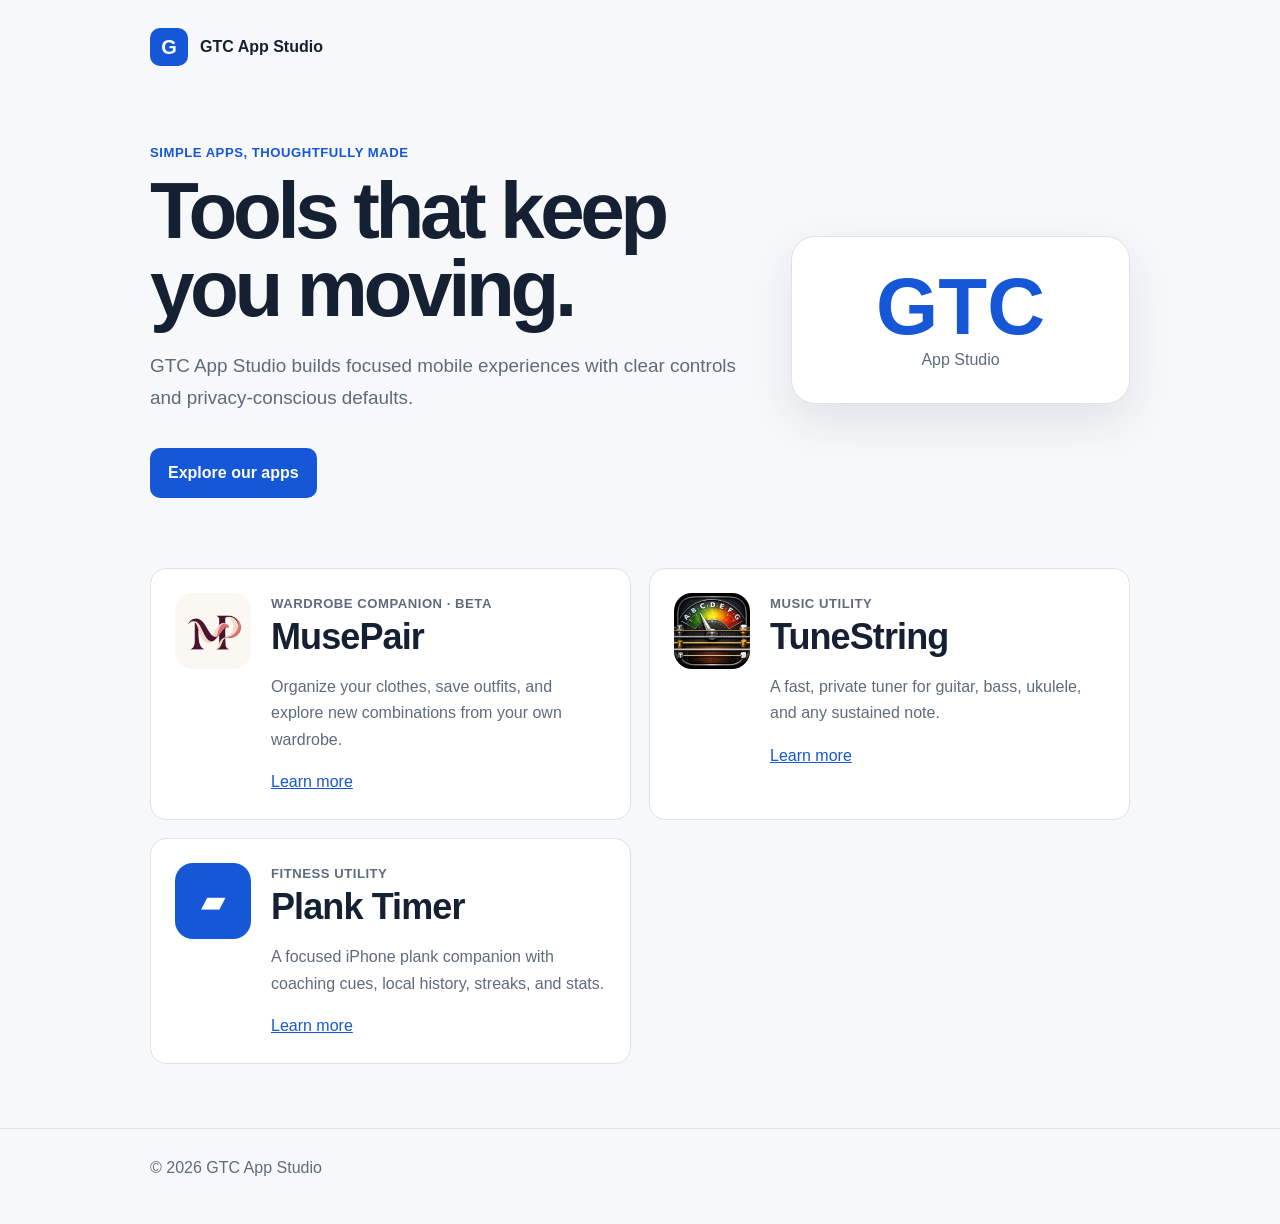
<file: index.html>
<!doctype html>
<html lang="en">
<head>
  <meta charset="utf-8">
  <meta name="viewport" content="width=device-width, initial-scale=1">
  <meta name="description" content="GTC App Studio creates focused, privacy-conscious mobile apps.">
  <title>GTC App Studio</title>
  <link rel="stylesheet" href="styles.css">
</head>
<body>
  <header class="wrap">
    <nav aria-label="Main navigation">
      <a class="brand" href="./"><span class="mark" aria-hidden="true">G</span>GTC App Studio</a>
    </nav>
  </header>
  <main>
    <section class="hero wrap">
      <div>
        <p class="eyebrow">Simple apps, thoughtfully made</p>
        <h1>Tools that keep<br>you moving.</h1>
        <p class="lead">GTC App Studio builds focused mobile experiences with clear controls and privacy-conscious defaults.</p>
        <a class="button" href="#apps">Explore our apps</a>
      </div>
      <div class="timer-card" aria-label="GTC App Studio monogram"><strong>GTC</strong><span>App Studio</span></div>
    </section>
    <section id="apps" class="studio-grid wrap" aria-label="Apps">
      <article class="app-card">
        <img class="app-icon" src="musepair/icon.png" alt="MusePair app icon">
        <div><p class="eyebrow">Wardrobe companion · Beta</p><h2>MusePair</h2><p>Organize your clothes, save outfits, and explore new combinations from your own wardrobe.</p><p><a href="musepair/">Learn more</a></p></div>
      </article>
      <article class="app-card">
        <img class="app-icon" src="tunestring/icon.png" alt="TuneString app icon">
        <div><p class="eyebrow">Music utility</p><h2>TuneString</h2><p>A fast, private tuner for guitar, bass, ukulele, and any sustained note.</p><p><a href="tunestring/">Learn more</a></p></div>
      </article>
      <article class="app-card">
        <div class="placeholder-icon" aria-hidden="true">▰</div>
        <div><p class="eyebrow">Fitness utility</p><h2>Plank Timer</h2><p>A focused iPhone plank companion with coaching cues, local history, streaks, and stats.</p><p><a href="planktimer/">Learn more</a></p></div>
      </article>
    </section>
  </main>
  <footer><div class="wrap">© 2026 GTC App Studio</div></footer>
</body>
</html>
</file>
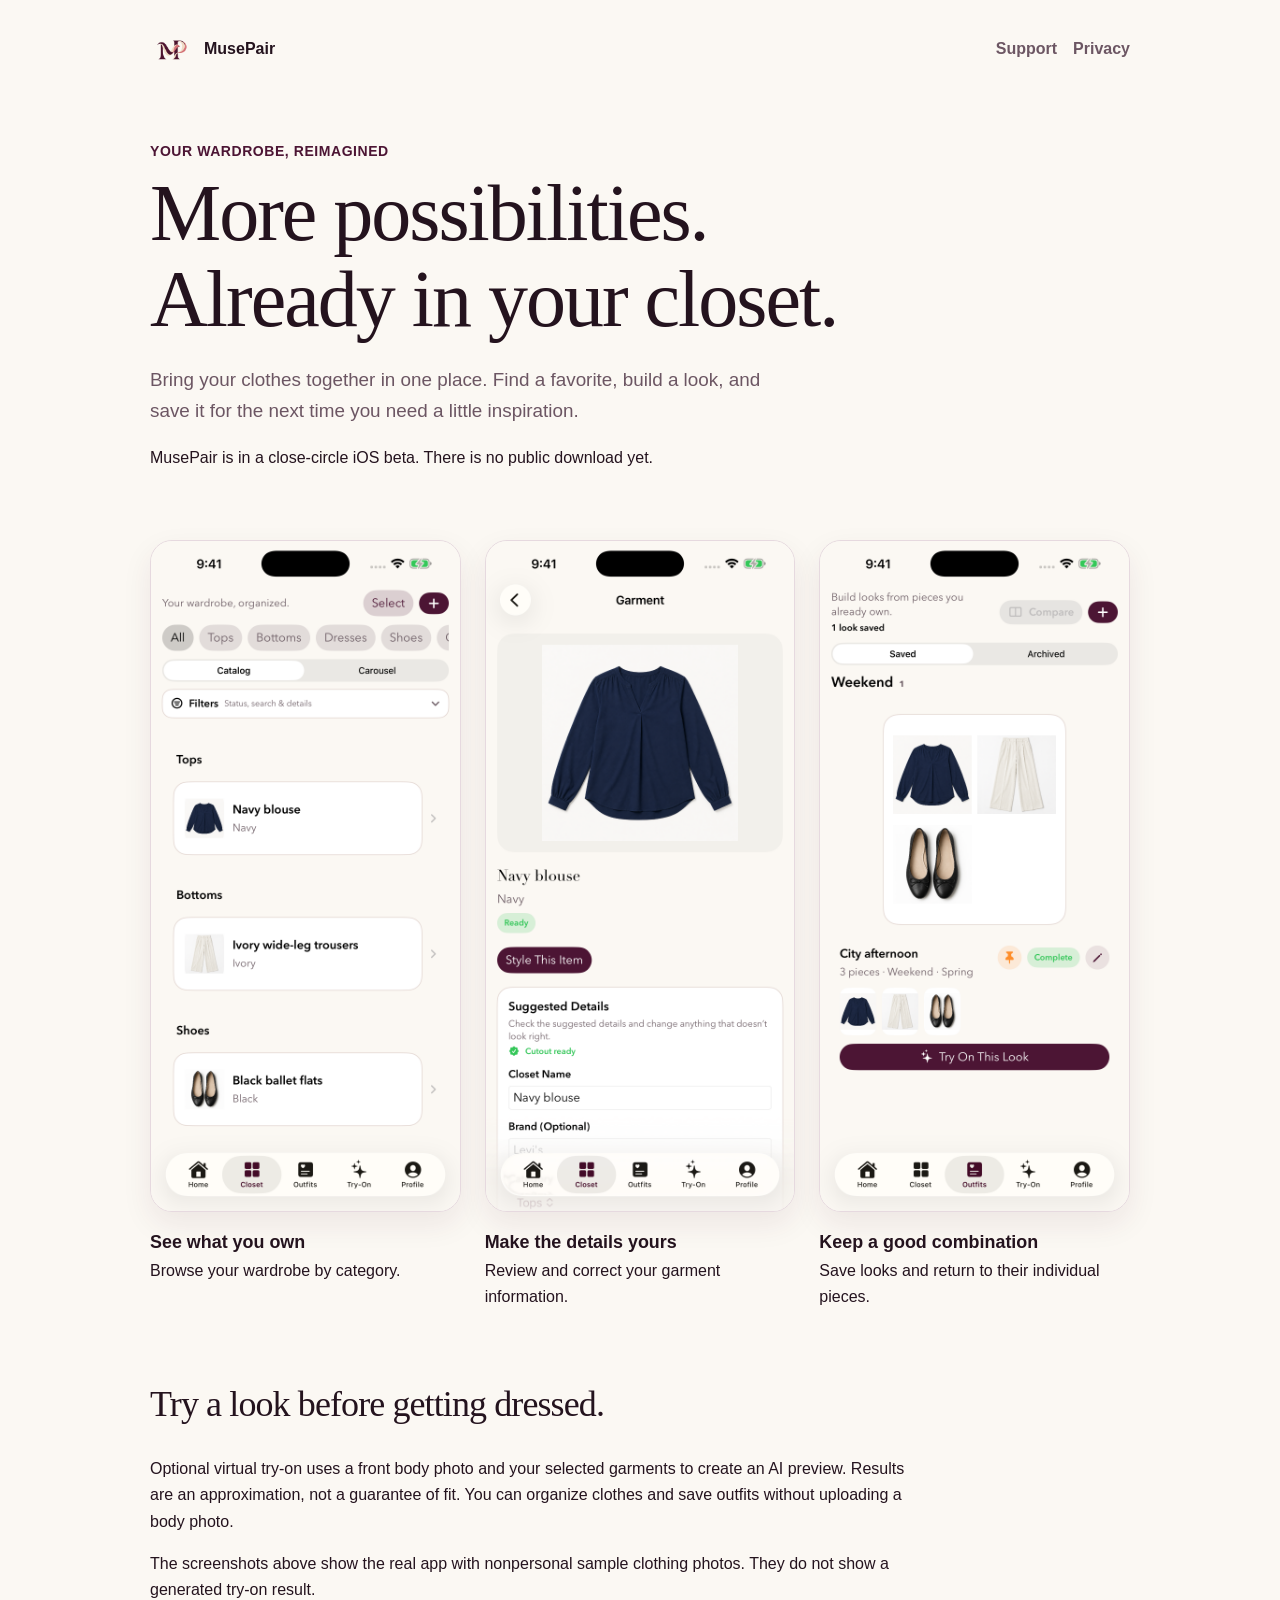
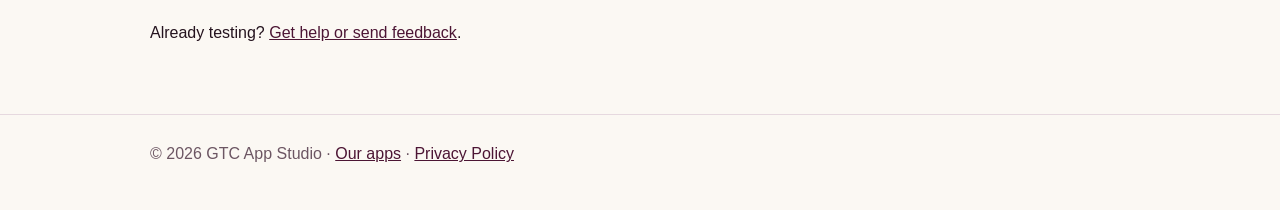
<file: musepair/index.html>
<!doctype html>
<html lang="en">
<head>
  <meta charset="utf-8">
  <meta name="viewport" content="width=device-width, initial-scale=1">
  <meta name="description" content="MusePair helps you organize your wardrobe, save outfits, and explore virtual try-ons. A close-circle iOS beta by GTC App Studio.">
  <title>MusePair · GTC App Studio</title>
  <link rel="stylesheet" href="musepair.css">
  <link rel="icon" href="icon.png">
</head>
<body>
  <header class="wrap"><nav aria-label="Main navigation"><a class="brand" href="./"><img class="app-icon" src="icon.png" alt="">MusePair</a><div class="links"><a href="support/">Support</a><a href="privacy/">Privacy</a></div></nav></header>
  <main class="wrap">
    <section class="intro">
      <p class="eyebrow">Your wardrobe, reimagined</p>
      <h1>More possibilities.<br>Already in your closet.</h1>
      <p class="lead">Bring your clothes together in one place. Find a favorite, build a look, and save it for the next time you need a little inspiration.</p>
      <p>MusePair is in a close-circle iOS beta. There is no public download yet.</p>
    </section>
    <section class="screenshots" aria-label="Inside MusePair">
      <figure><a href="screenshots/iphone-closet.png"><img src="screenshots/iphone-closet.png" width="1320" height="2868" alt="MusePair closet showing a sample navy blouse, ivory trousers, and black flats."></a><figcaption><strong>See what you own</strong>Browse your wardrobe by category.</figcaption></figure>
      <figure><a href="screenshots/iphone-details.png"><img src="screenshots/iphone-details.png" width="1320" height="2868" loading="lazy" alt="MusePair garment detail view for a sample navy blouse."></a><figcaption><strong>Make the details yours</strong>Review and correct your garment information.</figcaption></figure>
      <figure><a href="screenshots/iphone-outfit.png"><img src="screenshots/iphone-outfit.png" width="1320" height="2868" loading="lazy" alt="A saved City afternoon outfit with three sample wardrobe items in MusePair."></a><figcaption><strong>Keep a good combination</strong>Save looks and return to their individual pieces.</figcaption></figure>
    </section>
    <section class="beta-note">
      <h2>Try a look before getting dressed.</h2>
      <p>Optional virtual try-on uses a front body photo and your selected garments to create an AI preview. Results are an approximation, not a guarantee of fit. You can organize clothes and save outfits without uploading a body photo.</p>
      <p>The screenshots above show the real app with nonpersonal sample clothing photos. They do not show a generated try-on result.</p>
      <p>Already testing? <a href="support/">Get help or send feedback</a>.</p>
    </section>
  </main>
  <footer><div class="wrap">© 2026 GTC App Studio · <a href="../">Our apps</a> · <a href="privacy/">Privacy Policy</a></div></footer>
</body>
</html>
</file>
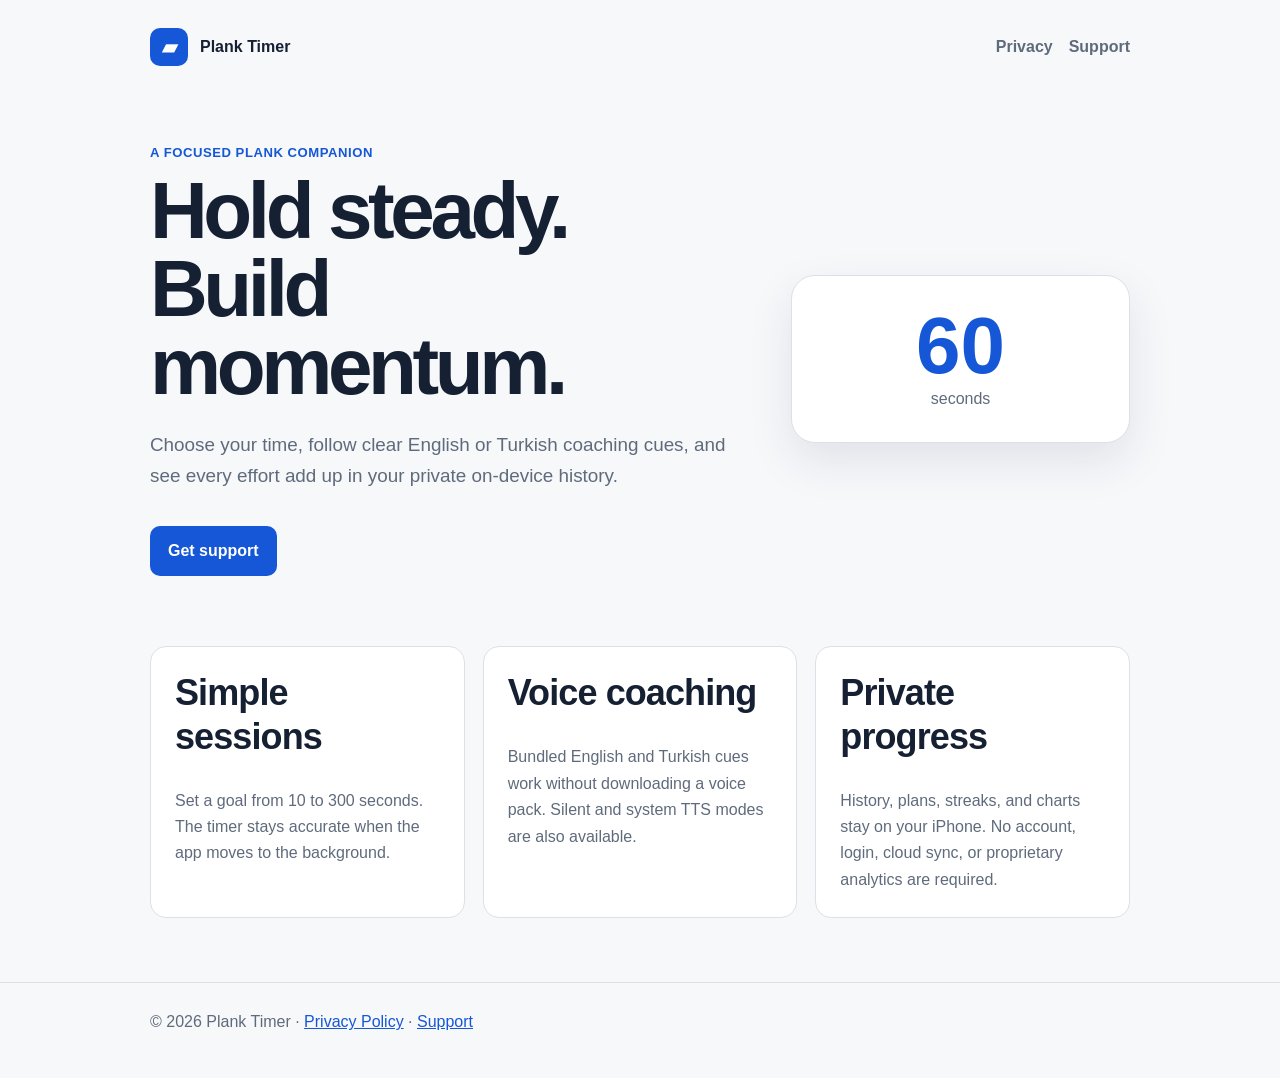
<file: planktimer/index.html>
<!doctype html>
<html lang="en">
<head>
  <meta charset="utf-8">
  <meta name="viewport" content="width=device-width, initial-scale=1">
  <meta name="description" content="Plank Timer is a focused iPhone timer with coaching cues, local history, streaks, and stats.">
  <title>Plank Timer for iPhone</title>
  <link rel="stylesheet" href="../styles.css">
</head>
<body>
  <header class="wrap">
    <nav aria-label="Main navigation">
      <a class="brand" href="./"><span class="mark" aria-hidden="true">▰</span>Plank Timer</a>
      <div class="links"><a href="privacy/">Privacy</a><a href="support/">Support</a></div>
    </nav>
  </header>
  <main>
    <section class="hero wrap">
      <div>
        <p class="eyebrow">A focused plank companion</p>
        <h1>Hold steady.<br>Build momentum.</h1>
        <p class="lead">Choose your time, follow clear English or Turkish coaching cues, and see every effort add up in your private on-device history.</p>
        <a class="button" href="support/">Get support</a>
      </div>
      <div class="timer-card" aria-label="Sixty-second timer illustration"><strong>60</strong><span>seconds</span></div>
    </section>
    <section class="grid wrap" aria-label="App features">
      <article class="card"><h2>Simple sessions</h2><p>Set a goal from 10 to 300 seconds. The timer stays accurate when the app moves to the background.</p></article>
      <article class="card"><h2>Voice coaching</h2><p>Bundled English and Turkish cues work without downloading a voice pack. Silent and system TTS modes are also available.</p></article>
      <article class="card"><h2>Private progress</h2><p>History, plans, streaks, and charts stay on your iPhone. No account, login, cloud sync, or proprietary analytics are required.</p></article>
    </section>
  </main>
  <footer><div class="wrap">© 2026 Plank Timer · <a href="privacy/">Privacy Policy</a> · <a href="support/">Support</a></div></footer>
</body>
</html>
</file>
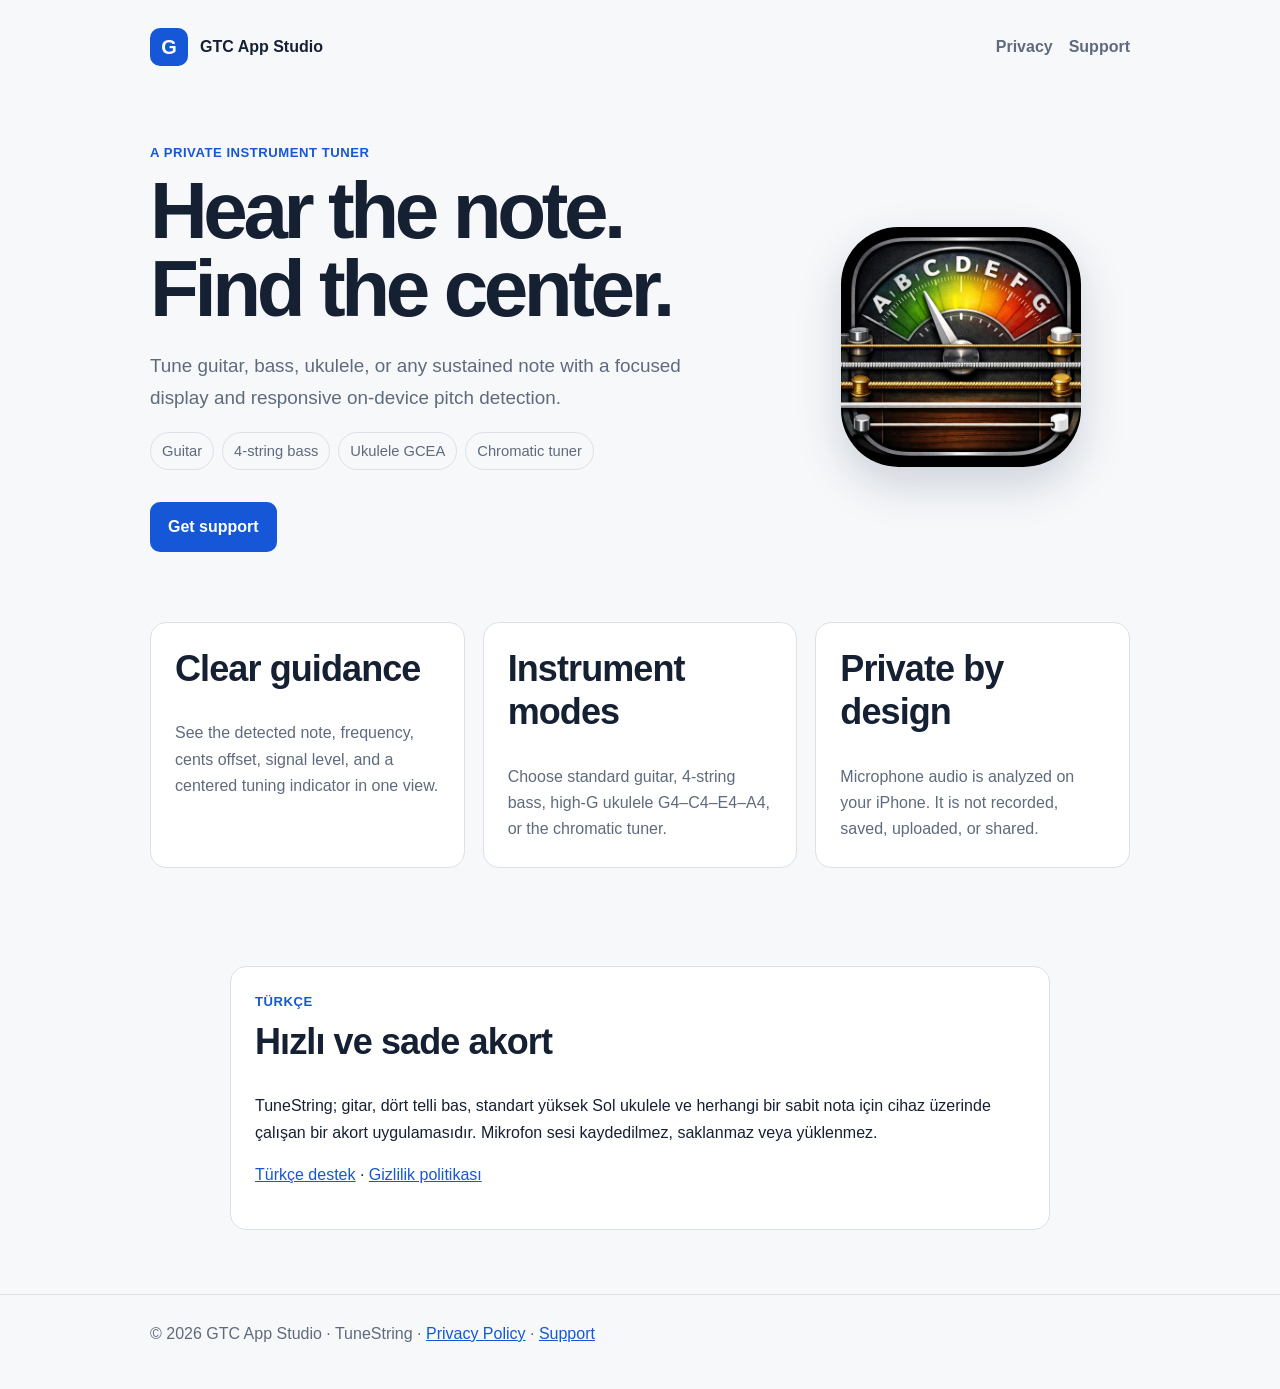
<file: tunestring/index.html>
<!doctype html>
<html lang="en">
<head>
  <meta charset="utf-8">
  <meta name="viewport" content="width=device-width, initial-scale=1">
  <meta name="description" content="TuneString is a private on-device tuner for guitar, bass, ukulele, and any sustained note.">
  <title>TuneString for iPhone</title>
  <link rel="stylesheet" href="../styles.css">
</head>
<body>
  <header class="wrap">
    <nav aria-label="Main navigation">
      <a class="brand" href="../"><span class="mark" aria-hidden="true">G</span>GTC App Studio</a>
      <div class="links"><a href="privacy/">Privacy</a><a href="support/">Support</a></div>
    </nav>
  </header>
  <main>
    <section class="hero wrap">
      <div>
        <p class="eyebrow">A private instrument tuner</p>
        <h1>Hear the note.<br>Find the center.</h1>
        <p class="lead">Tune guitar, bass, ukulele, or any sustained note with a focused display and responsive on-device pitch detection.</p>
        <ul class="pill-list" aria-label="Supported tuning modes"><li>Guitar</li><li>4-string bass</li><li>Ukulele GCEA</li><li>Chromatic tuner</li></ul>
        <a class="button" href="support/">Get support</a>
      </div>
      <div class="tuner-card"><img src="icon.png" alt="TuneString app icon"></div>
    </section>
    <section class="grid wrap" aria-label="App features">
      <article class="card"><h2>Clear guidance</h2><p>See the detected note, frequency, cents offset, signal level, and a centered tuning indicator in one view.</p></article>
      <article class="card"><h2>Instrument modes</h2><p>Choose standard guitar, 4-string bass, high-G ukulele G4–C4–E4–A4, or the chromatic tuner.</p></article>
      <article class="card"><h2>Private by design</h2><p>Microphone audio is analyzed on your iPhone. It is not recorded, saved, uploaded, or shared.</p></article>
    </section>
    <section class="wrap document" lang="tr">
      <p class="eyebrow">Türkçe</p>
      <h2>Hızlı ve sade akort</h2>
      <p>TuneString; gitar, dört telli bas, standart yüksek Sol ukulele ve herhangi bir sabit nota için cihaz üzerinde çalışan bir akort uygulamasıdır. Mikrofon sesi kaydedilmez, saklanmaz veya yüklenmez.</p>
      <p><a href="support/#turkce">Türkçe destek</a> · <a href="privacy/#turkce">Gizlilik politikası</a></p>
    </section>
  </main>
  <footer><div class="wrap">© 2026 GTC App Studio · TuneString · <a href="privacy/">Privacy Policy</a> · <a href="support/">Support</a></div></footer>
</body>
</html>
</file>
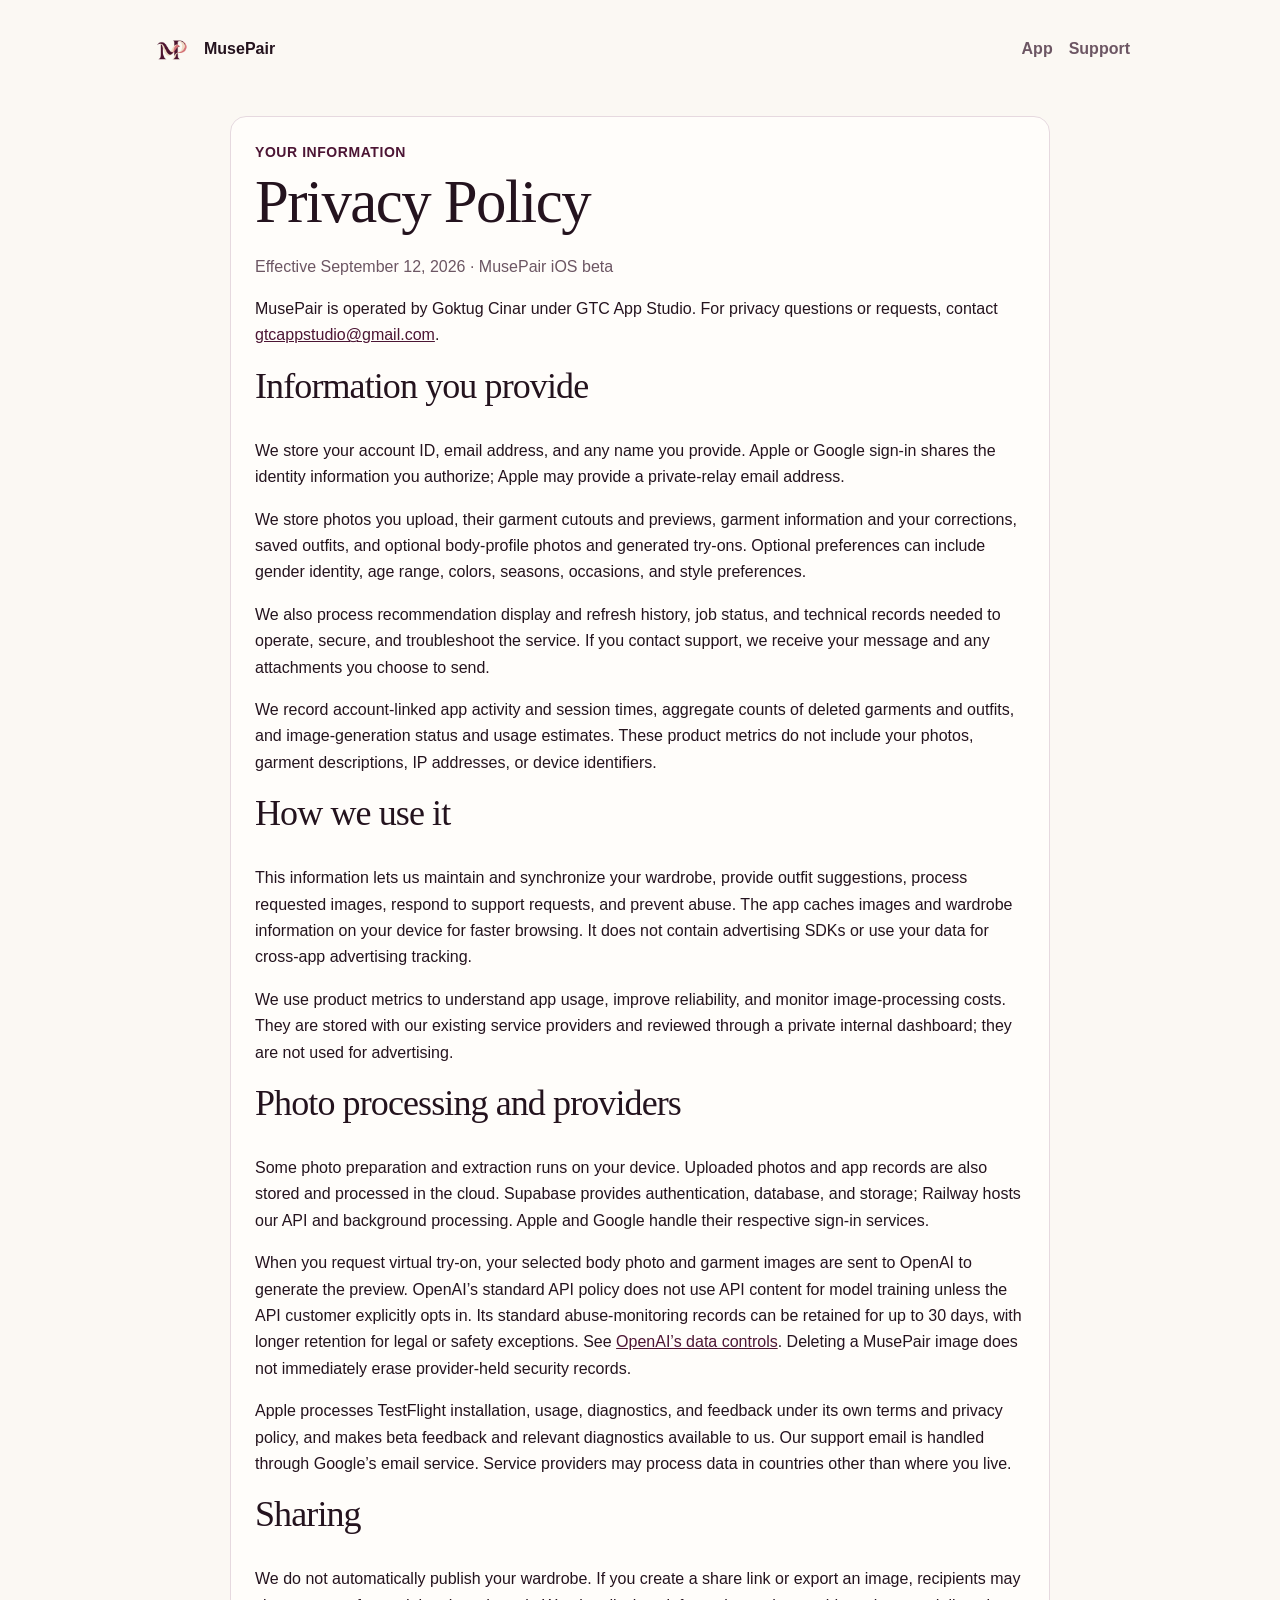
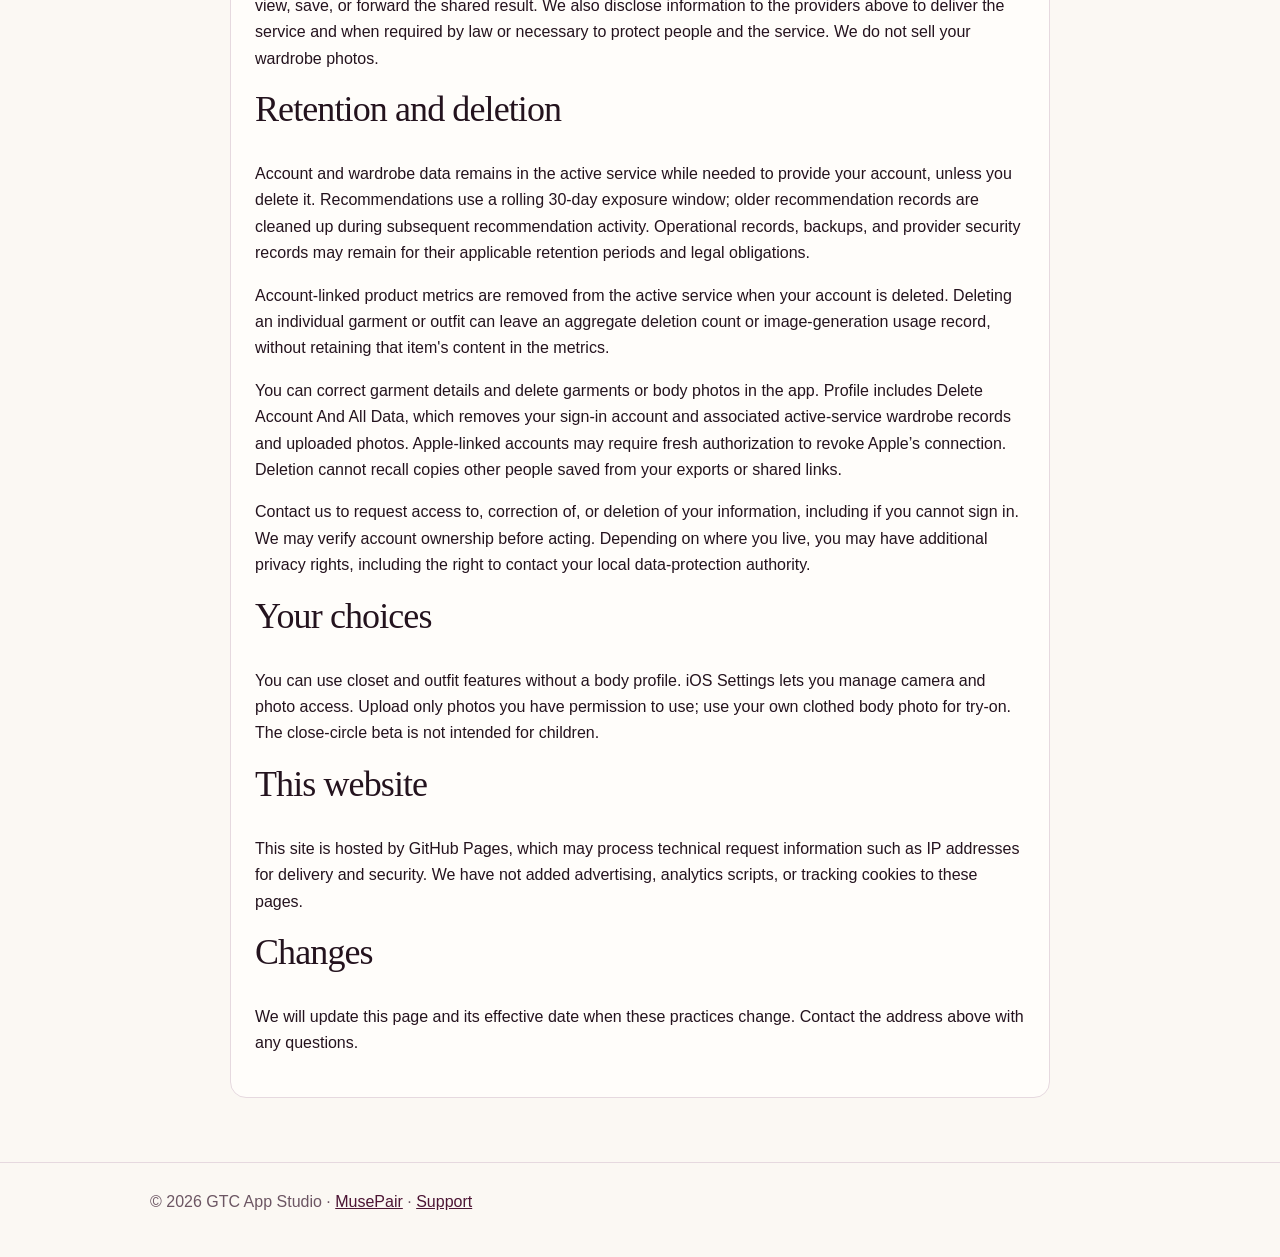
<file: musepair/privacy/index.html>
<!doctype html>
<html lang="en">
<head><meta charset="utf-8"><meta name="viewport" content="width=device-width, initial-scale=1"><meta name="description" content="How MusePair handles account information, wardrobe photos, and optional virtual try-ons."><title>Privacy Policy · MusePair</title><link rel="stylesheet" href="../musepair.css"></head>
<body>
  <header class="wrap"><nav aria-label="Main navigation"><a class="brand" href="../"><img class="app-icon" src="../icon.png" alt="">MusePair</a><div class="links"><a href="../">App</a><a href="../support/">Support</a></div></nav></header>
  <main class="wrap"><article class="document">
    <p class="eyebrow">Your information</p><h1>Privacy Policy</h1><p class="meta">Effective September 12, 2026 · MusePair iOS beta</p>
    <p>MusePair is operated by Goktug Cinar under GTC App Studio. For privacy questions or requests, contact <a href="mailto:gtcappstudio@gmail.com?subject=MusePair%20Privacy">gtcappstudio@gmail.com</a>.</p>
    <h2>Information you provide</h2>
    <p>We store your account ID, email address, and any name you provide. Apple or Google sign-in shares the identity information you authorize; Apple may provide a private-relay email address.</p>
    <p>We store photos you upload, their garment cutouts and previews, garment information and your corrections, saved outfits, and optional body-profile photos and generated try-ons. Optional preferences can include gender identity, age range, colors, seasons, occasions, and style preferences.</p>
    <p>We also process recommendation display and refresh history, job status, and technical records needed to operate, secure, and troubleshoot the service. If you contact support, we receive your message and any attachments you choose to send.</p>
    <p>We record account-linked app activity and session times, aggregate counts of deleted garments and outfits, and image-generation status and usage estimates. These product metrics do not include your photos, garment descriptions, IP addresses, or device identifiers.</p>
    <h2>How we use it</h2>
    <p>This information lets us maintain and synchronize your wardrobe, provide outfit suggestions, process requested images, respond to support requests, and prevent abuse. The app caches images and wardrobe information on your device for faster browsing. It does not contain advertising SDKs or use your data for cross-app advertising tracking.</p>
    <p>We use product metrics to understand app usage, improve reliability, and monitor image-processing costs. They are stored with our existing service providers and reviewed through a private internal dashboard; they are not used for advertising.</p>
    <h2>Photo processing and providers</h2>
    <p>Some photo preparation and extraction runs on your device. Uploaded photos and app records are also stored and processed in the cloud. Supabase provides authentication, database, and storage; Railway hosts our API and background processing. Apple and Google handle their respective sign-in services.</p>
    <p>When you request virtual try-on, your selected body photo and garment images are sent to OpenAI to generate the preview. OpenAI’s standard API policy does not use API content for model training unless the API customer explicitly opts in. Its standard abuse-monitoring records can be retained for up to 30 days, with longer retention for legal or safety exceptions. See <a href="https://developers.openai.com/api/docs/guides/your-data">OpenAI’s data controls</a>. Deleting a MusePair image does not immediately erase provider-held security records.</p>
    <p>Apple processes TestFlight installation, usage, diagnostics, and feedback under its own terms and privacy policy, and makes beta feedback and relevant diagnostics available to us. Our support email is handled through Google’s email service. Service providers may process data in countries other than where you live.</p>
    <h2>Sharing</h2>
    <p>We do not automatically publish your wardrobe. If you create a share link or export an image, recipients may view, save, or forward the shared result. We also disclose information to the providers above to deliver the service and when required by law or necessary to protect people and the service. We do not sell your wardrobe photos.</p>
    <h2>Retention and deletion</h2>
    <p>Account and wardrobe data remains in the active service while needed to provide your account, unless you delete it. Recommendations use a rolling 30-day exposure window; older recommendation records are cleaned up during subsequent recommendation activity. Operational records, backups, and provider security records may remain for their applicable retention periods and legal obligations.</p>
    <p>Account-linked product metrics are removed from the active service when your account is deleted. Deleting an individual garment or outfit can leave an aggregate deletion count or image-generation usage record, without retaining that item's content in the metrics.</p>
    <p>You can correct garment details and delete garments or body photos in the app. Profile includes Delete Account And All Data, which removes your sign-in account and associated active-service wardrobe records and uploaded photos. Apple-linked accounts may require fresh authorization to revoke Apple’s connection. Deletion cannot recall copies other people saved from your exports or shared links.</p>
    <p>Contact us to request access to, correction of, or deletion of your information, including if you cannot sign in. We may verify account ownership before acting. Depending on where you live, you may have additional privacy rights, including the right to contact your local data-protection authority.</p>
    <h2>Your choices</h2>
    <p>You can use closet and outfit features without a body profile. iOS Settings lets you manage camera and photo access. Upload only photos you have permission to use; use your own clothed body photo for try-on. The close-circle beta is not intended for children.</p>
    <h2>This website</h2><p>This site is hosted by GitHub Pages, which may process technical request information such as IP addresses for delivery and security. We have not added advertising, analytics scripts, or tracking cookies to these pages.</p>
    <h2>Changes</h2><p>We will update this page and its effective date when these practices change. Contact the address above with any questions.</p>
  </article></main>
  <footer><div class="wrap">© 2026 GTC App Studio · <a href="../">MusePair</a> · <a href="../support/">Support</a></div></footer>
</body>
</html>
</file>
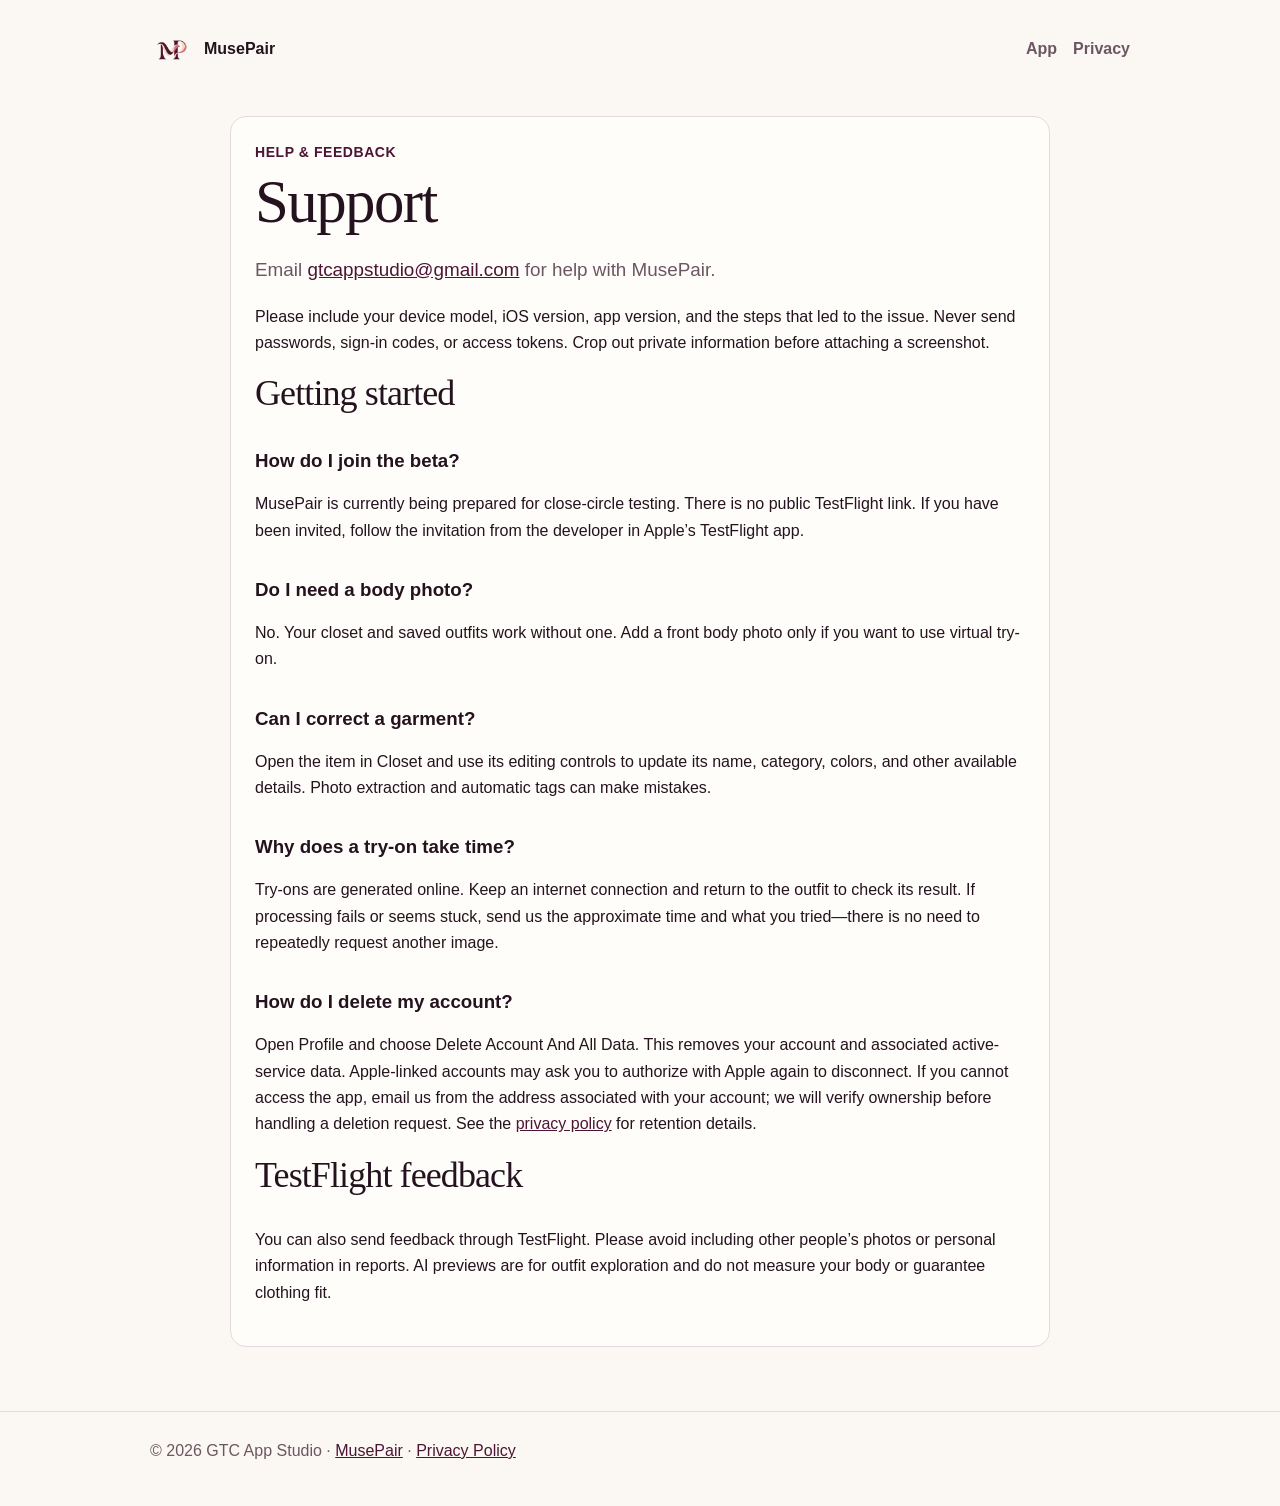
<file: musepair/support/index.html>
<!doctype html>
<html lang="en">
<head><meta charset="utf-8"><meta name="viewport" content="width=device-width, initial-scale=1"><meta name="description" content="Help and beta feedback for MusePair."><title>Support · MusePair</title><link rel="stylesheet" href="../musepair.css"></head>
<body>
  <header class="wrap"><nav aria-label="Main navigation"><a class="brand" href="../"><img class="app-icon" src="../icon.png" alt="">MusePair</a><div class="links"><a href="../">App</a><a href="../privacy/">Privacy</a></div></nav></header>
  <main class="wrap"><article class="document">
    <p class="eyebrow">Help &amp; feedback</p><h1>Support</h1>
    <p class="lead">Email <a href="mailto:gtcappstudio@gmail.com?subject=MusePair%20Support">gtcappstudio@gmail.com</a> for help with MusePair.</p>
    <p>Please include your device model, iOS version, app version, and the steps that led to the issue. Never send passwords, sign-in codes, or access tokens. Crop out private information before attaching a screenshot.</p>
    <h2>Getting started</h2>
    <h3>How do I join the beta?</h3><p>MusePair is currently being prepared for close-circle testing. There is no public TestFlight link. If you have been invited, follow the invitation from the developer in Apple’s TestFlight app.</p>
    <h3>Do I need a body photo?</h3><p>No. Your closet and saved outfits work without one. Add a front body photo only if you want to use virtual try-on.</p>
    <h3>Can I correct a garment?</h3><p>Open the item in Closet and use its editing controls to update its name, category, colors, and other available details. Photo extraction and automatic tags can make mistakes.</p>
    <h3>Why does a try-on take time?</h3><p>Try-ons are generated online. Keep an internet connection and return to the outfit to check its result. If processing fails or seems stuck, send us the approximate time and what you tried—there is no need to repeatedly request another image.</p>
    <h3>How do I delete my account?</h3><p>Open Profile and choose Delete Account And All Data. This removes your account and associated active-service data. Apple-linked accounts may ask you to authorize with Apple again to disconnect. If you cannot access the app, email us from the address associated with your account; we will verify ownership before handling a deletion request. See the <a href="../privacy/">privacy policy</a> for retention details.</p>
    <h2>TestFlight feedback</h2><p>You can also send feedback through TestFlight. Please avoid including other people’s photos or personal information in reports. AI previews are for outfit exploration and do not measure your body or guarantee clothing fit.</p>
  </article></main>
  <footer><div class="wrap">© 2026 GTC App Studio · <a href="../">MusePair</a> · <a href="../privacy/">Privacy Policy</a></div></footer>
</body>
</html>
</file>
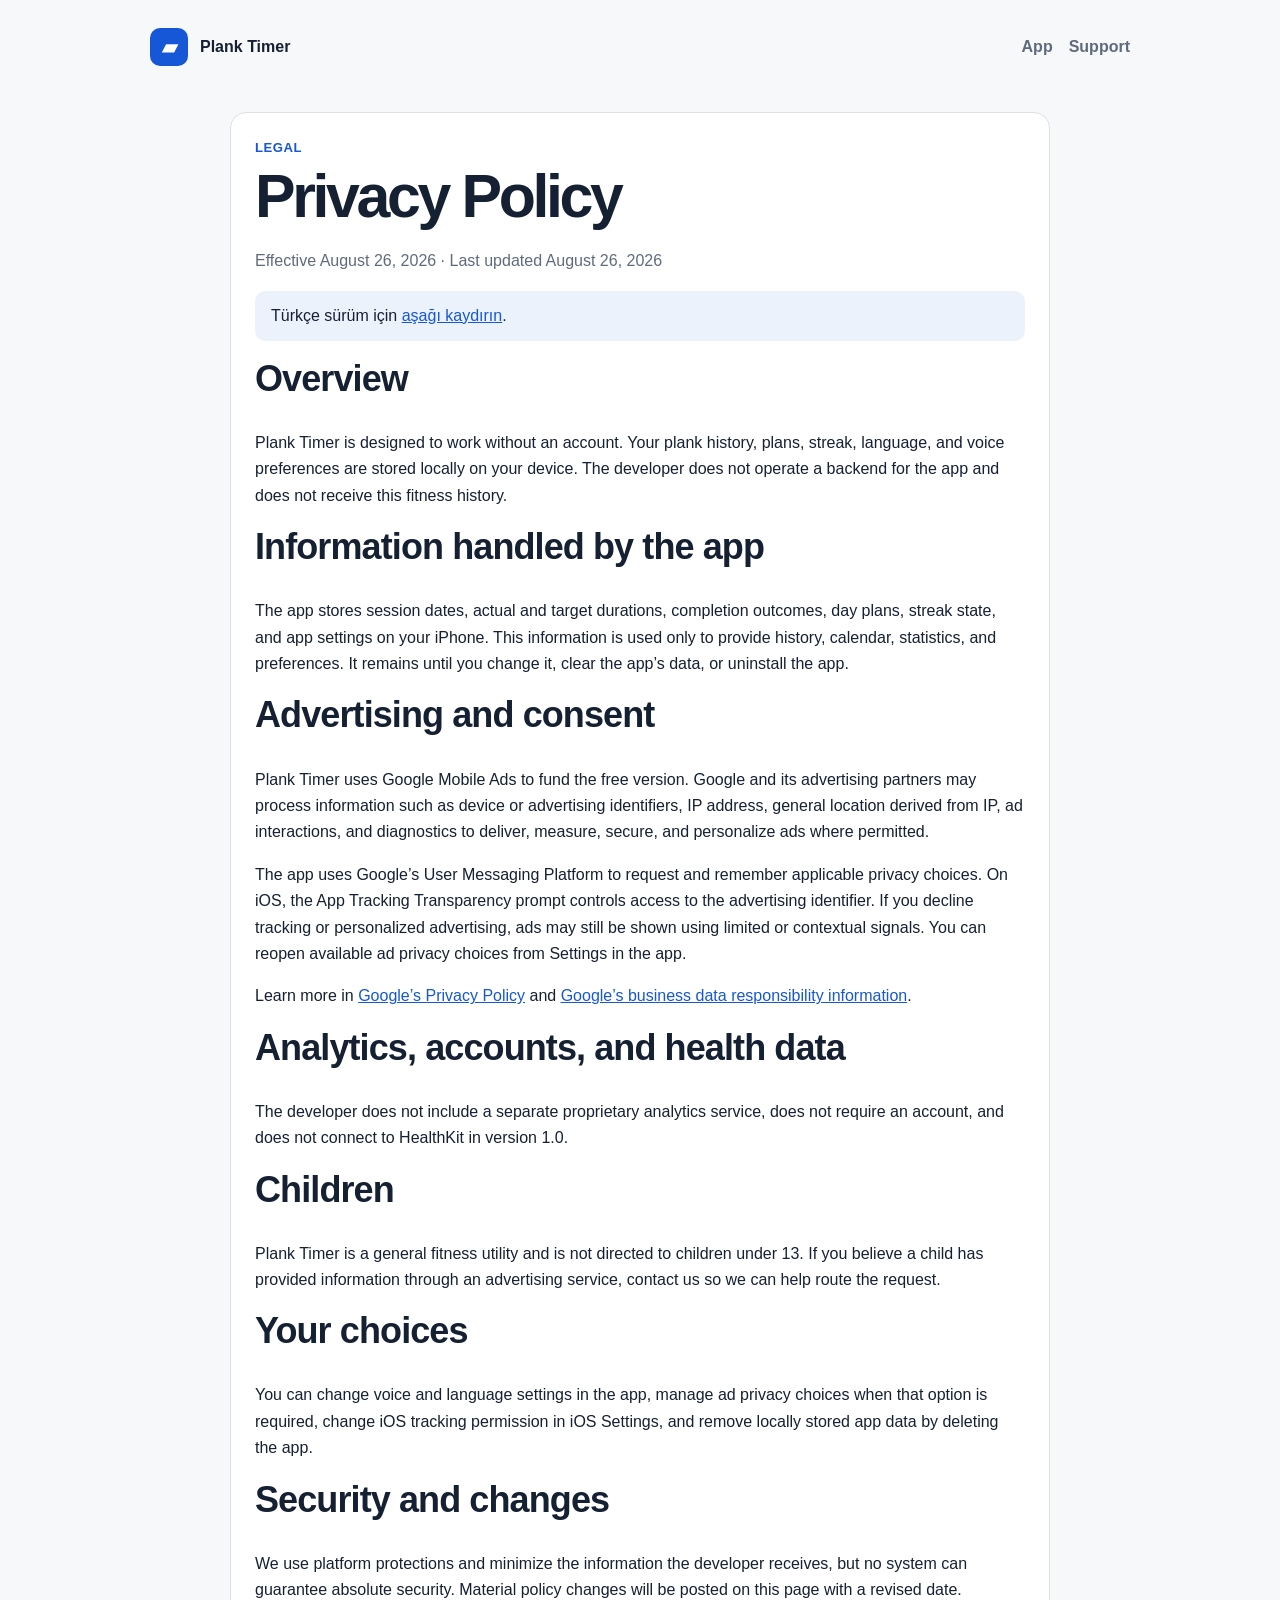
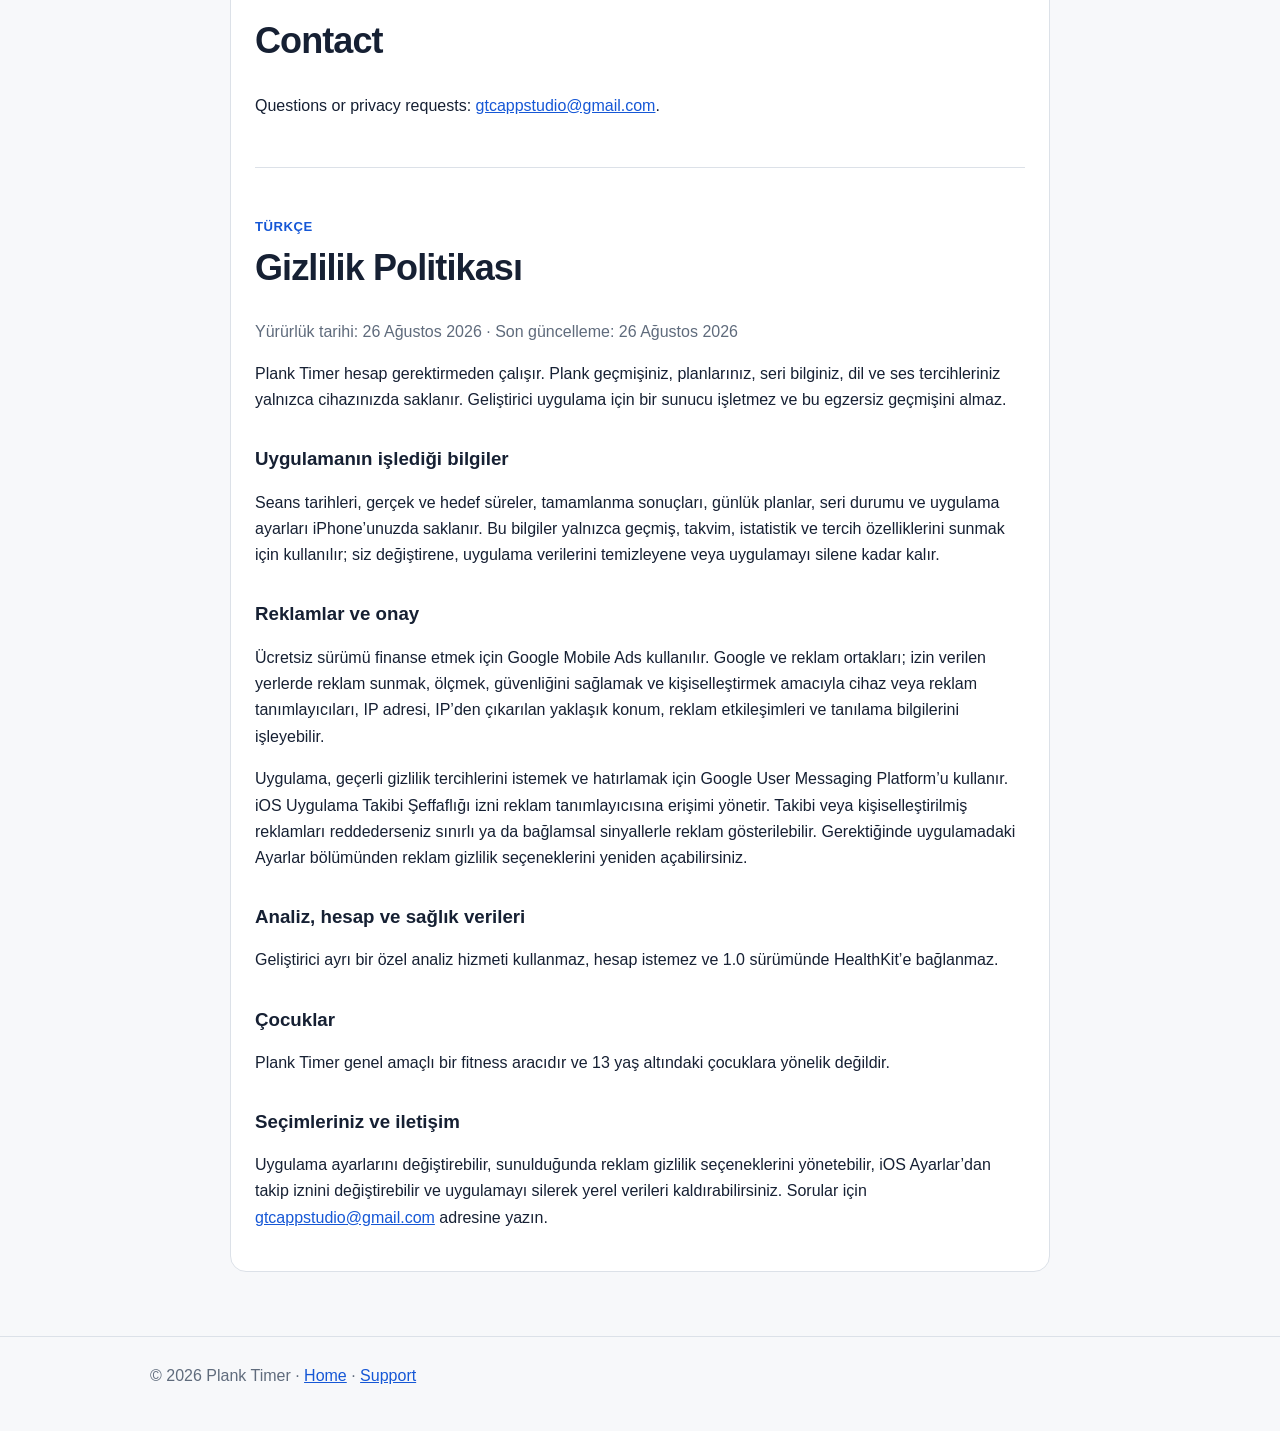
<file: planktimer/privacy/index.html>
<!doctype html>
<html lang="en">
<head>
  <meta charset="utf-8">
  <meta name="viewport" content="width=device-width, initial-scale=1">
  <meta name="description" content="Privacy Policy for the Plank Timer iPhone app.">
  <title>Privacy Policy · Plank Timer</title>
  <link rel="stylesheet" href="../../styles.css">
</head>
<body>
  <header class="wrap"><nav><a class="brand" href="../"><span class="mark" aria-hidden="true">▰</span>Plank Timer</a><div class="links"><a href="../">App</a><a href="../support/">Support</a></div></nav></header>
  <main class="wrap">
    <article class="document">
      <p class="eyebrow">Legal</p>
      <h1>Privacy Policy</h1>
      <p class="meta">Effective August 26, 2026 · Last updated August 26, 2026</p>
      <p class="language-jump">Türkçe sürüm için <a href="#turkce">aşağı kaydırın</a>.</p>

      <h2>Overview</h2>
      <p>Plank Timer is designed to work without an account. Your plank history, plans, streak, language, and voice preferences are stored locally on your device. The developer does not operate a backend for the app and does not receive this fitness history.</p>

      <h2>Information handled by the app</h2>
      <p>The app stores session dates, actual and target durations, completion outcomes, day plans, streak state, and app settings on your iPhone. This information is used only to provide history, calendar, statistics, and preferences. It remains until you change it, clear the app’s data, or uninstall the app.</p>

      <h2>Advertising and consent</h2>
      <p>Plank Timer uses Google Mobile Ads to fund the free version. Google and its advertising partners may process information such as device or advertising identifiers, IP address, general location derived from IP, ad interactions, and diagnostics to deliver, measure, secure, and personalize ads where permitted.</p>
      <p>The app uses Google’s User Messaging Platform to request and remember applicable privacy choices. On iOS, the App Tracking Transparency prompt controls access to the advertising identifier. If you decline tracking or personalized advertising, ads may still be shown using limited or contextual signals. You can reopen available ad privacy choices from Settings in the app.</p>
      <p>Learn more in <a href="https://policies.google.com/privacy">Google’s Privacy Policy</a> and <a href="https://business.safety.google/privacy/">Google’s business data responsibility information</a>.</p>

      <h2>Analytics, accounts, and health data</h2>
      <p>The developer does not include a separate proprietary analytics service, does not require an account, and does not connect to HealthKit in version 1.0.</p>

      <h2>Children</h2>
      <p>Plank Timer is a general fitness utility and is not directed to children under 13. If you believe a child has provided information through an advertising service, contact us so we can help route the request.</p>

      <h2>Your choices</h2>
      <p>You can change voice and language settings in the app, manage ad privacy choices when that option is required, change iOS tracking permission in iOS Settings, and remove locally stored app data by deleting the app.</p>

      <h2>Security and changes</h2>
      <p>We use platform protections and minimize the information the developer receives, but no system can guarantee absolute security. Material policy changes will be posted on this page with a revised date.</p>

      <h2>Contact</h2>
      <p>Questions or privacy requests: <a href="mailto:gtcappstudio@gmail.com">gtcappstudio@gmail.com</a>.</p>

      <hr>
      <section id="turkce" lang="tr">
        <p class="eyebrow">Türkçe</p>
        <h2>Gizlilik Politikası</h2>
        <p class="meta">Yürürlük tarihi: 26 Ağustos 2026 · Son güncelleme: 26 Ağustos 2026</p>
        <p>Plank Timer hesap gerektirmeden çalışır. Plank geçmişiniz, planlarınız, seri bilginiz, dil ve ses tercihleriniz yalnızca cihazınızda saklanır. Geliştirici uygulama için bir sunucu işletmez ve bu egzersiz geçmişini almaz.</p>
        <h3>Uygulamanın işlediği bilgiler</h3>
        <p>Seans tarihleri, gerçek ve hedef süreler, tamamlanma sonuçları, günlük planlar, seri durumu ve uygulama ayarları iPhone’unuzda saklanır. Bu bilgiler yalnızca geçmiş, takvim, istatistik ve tercih özelliklerini sunmak için kullanılır; siz değiştirene, uygulama verilerini temizleyene veya uygulamayı silene kadar kalır.</p>
        <h3>Reklamlar ve onay</h3>
        <p>Ücretsiz sürümü finanse etmek için Google Mobile Ads kullanılır. Google ve reklam ortakları; izin verilen yerlerde reklam sunmak, ölçmek, güvenliğini sağlamak ve kişiselleştirmek amacıyla cihaz veya reklam tanımlayıcıları, IP adresi, IP’den çıkarılan yaklaşık konum, reklam etkileşimleri ve tanılama bilgilerini işleyebilir.</p>
        <p>Uygulama, geçerli gizlilik tercihlerini istemek ve hatırlamak için Google User Messaging Platform’u kullanır. iOS Uygulama Takibi Şeffaflığı izni reklam tanımlayıcısına erişimi yönetir. Takibi veya kişiselleştirilmiş reklamları reddederseniz sınırlı ya da bağlamsal sinyallerle reklam gösterilebilir. Gerektiğinde uygulamadaki Ayarlar bölümünden reklam gizlilik seçeneklerini yeniden açabilirsiniz.</p>
        <h3>Analiz, hesap ve sağlık verileri</h3>
        <p>Geliştirici ayrı bir özel analiz hizmeti kullanmaz, hesap istemez ve 1.0 sürümünde HealthKit’e bağlanmaz.</p>
        <h3>Çocuklar</h3>
        <p>Plank Timer genel amaçlı bir fitness aracıdır ve 13 yaş altındaki çocuklara yönelik değildir.</p>
        <h3>Seçimleriniz ve iletişim</h3>
        <p>Uygulama ayarlarını değiştirebilir, sunulduğunda reklam gizlilik seçeneklerini yönetebilir, iOS Ayarlar’dan takip iznini değiştirebilir ve uygulamayı silerek yerel verileri kaldırabilirsiniz. Sorular için <a href="mailto:gtcappstudio@gmail.com">gtcappstudio@gmail.com</a> adresine yazın.</p>
      </section>
    </article>
  </main>
  <footer><div class="wrap">© 2026 Plank Timer · <a href="../">Home</a> · <a href="../support/">Support</a></div></footer>
</body>
</html>
</file>
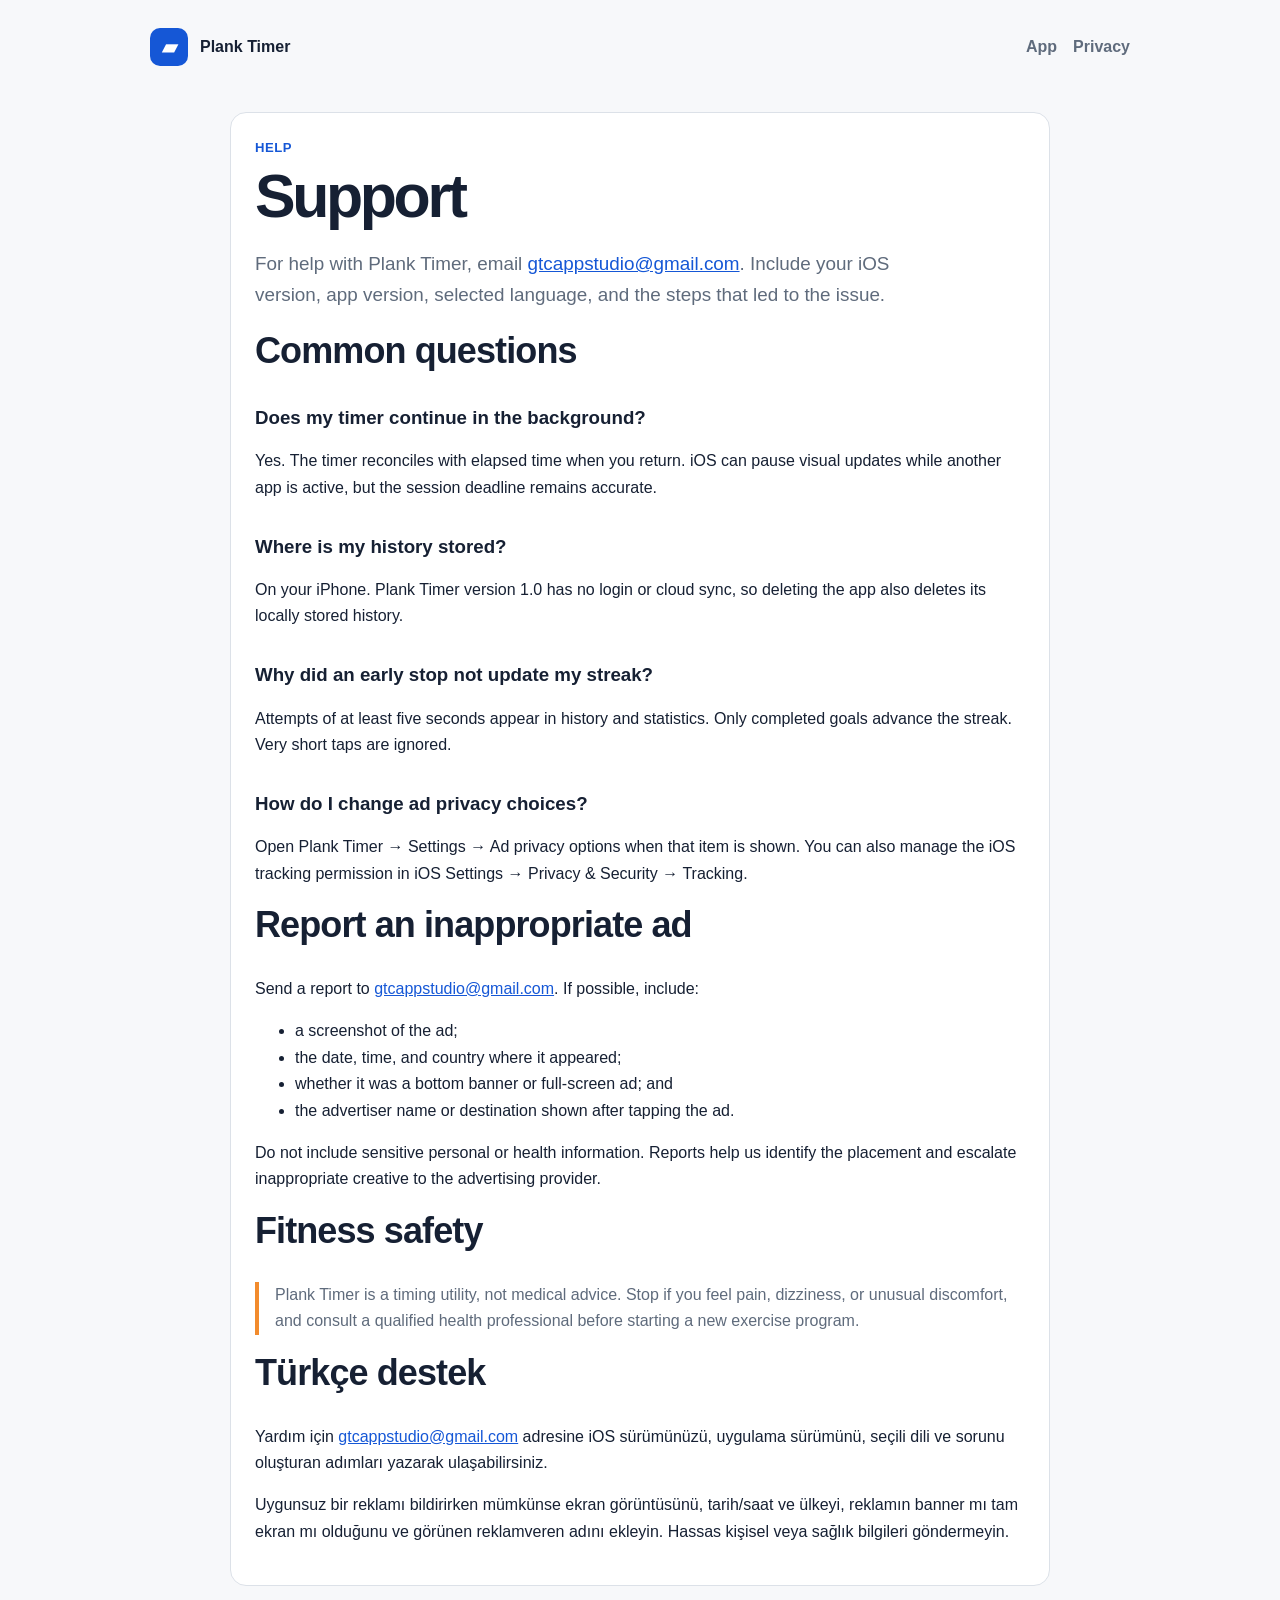
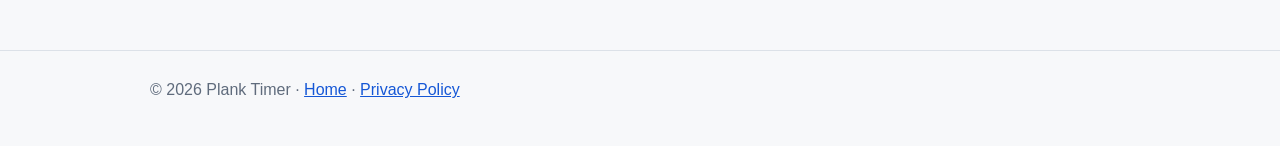
<file: planktimer/support/index.html>
<!doctype html>
<html lang="en">
<head>
  <meta charset="utf-8">
  <meta name="viewport" content="width=device-width, initial-scale=1">
  <meta name="description" content="Support and ad reporting for Plank Timer.">
  <title>Support · Plank Timer</title>
  <link rel="stylesheet" href="../../styles.css">
</head>
<body>
  <header class="wrap"><nav><a class="brand" href="../"><span class="mark" aria-hidden="true">▰</span>Plank Timer</a><div class="links"><a href="../">App</a><a href="../privacy/">Privacy</a></div></nav></header>
  <main class="wrap">
    <article class="document">
      <p class="eyebrow">Help</p>
      <h1>Support</h1>
      <p class="lead">For help with Plank Timer, email <a href="mailto:gtcappstudio@gmail.com?subject=Plank%20Timer%20Support">gtcappstudio@gmail.com</a>. Include your iOS version, app version, selected language, and the steps that led to the issue.</p>

      <h2>Common questions</h2>
      <h3>Does my timer continue in the background?</h3>
      <p>Yes. The timer reconciles with elapsed time when you return. iOS can pause visual updates while another app is active, but the session deadline remains accurate.</p>
      <h3>Where is my history stored?</h3>
      <p>On your iPhone. Plank Timer version 1.0 has no login or cloud sync, so deleting the app also deletes its locally stored history.</p>
      <h3>Why did an early stop not update my streak?</h3>
      <p>Attempts of at least five seconds appear in history and statistics. Only completed goals advance the streak. Very short taps are ignored.</p>
      <h3>How do I change ad privacy choices?</h3>
      <p>Open Plank Timer → Settings → Ad privacy options when that item is shown. You can also manage the iOS tracking permission in iOS Settings → Privacy &amp; Security → Tracking.</p>

      <h2 id="report-an-ad">Report an inappropriate ad</h2>
      <p>Send a report to <a href="mailto:gtcappstudio@gmail.com?subject=Plank%20Timer%20Ad%20Report">gtcappstudio@gmail.com</a>. If possible, include:</p>
      <ul><li>a screenshot of the ad;</li><li>the date, time, and country where it appeared;</li><li>whether it was a bottom banner or full-screen ad; and</li><li>the advertiser name or destination shown after tapping the ad.</li></ul>
      <p>Do not include sensitive personal or health information. Reports help us identify the placement and escalate inappropriate creative to the advertising provider.</p>

      <h2>Fitness safety</h2>
      <p class="note">Plank Timer is a timing utility, not medical advice. Stop if you feel pain, dizziness, or unusual discomfort, and consult a qualified health professional before starting a new exercise program.</p>

      <section lang="tr">
        <h2>Türkçe destek</h2>
        <p>Yardım için <a href="mailto:gtcappstudio@gmail.com?subject=Plank%20Timer%20Destek">gtcappstudio@gmail.com</a> adresine iOS sürümünüzü, uygulama sürümünü, seçili dili ve sorunu oluşturan adımları yazarak ulaşabilirsiniz.</p>
        <p>Uygunsuz bir reklamı bildirirken mümkünse ekran görüntüsünü, tarih/saat ve ülkeyi, reklamın banner mı tam ekran mı olduğunu ve görünen reklamveren adını ekleyin. Hassas kişisel veya sağlık bilgileri göndermeyin.</p>
      </section>
    </article>
  </main>
  <footer><div class="wrap">© 2026 Plank Timer · <a href="../">Home</a> · <a href="../privacy/">Privacy Policy</a></div></footer>
</body>
</html>
</file>
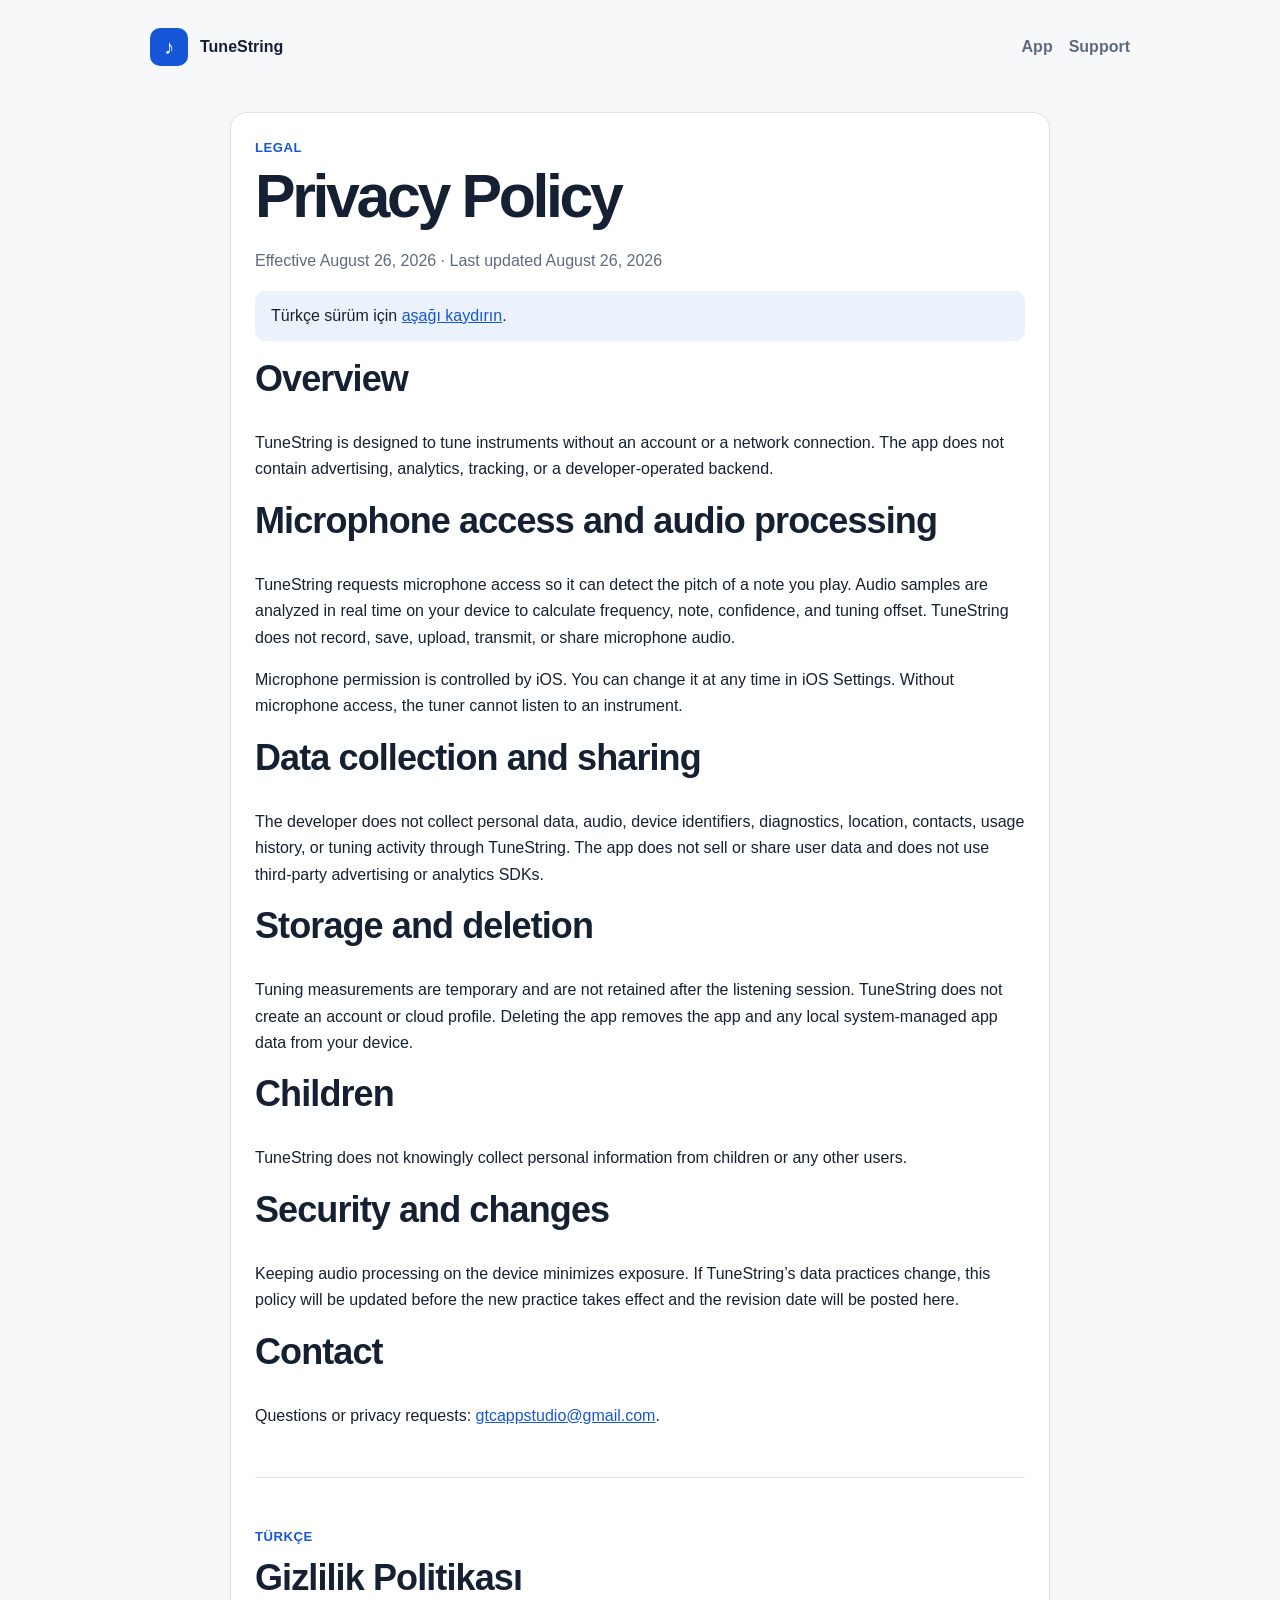
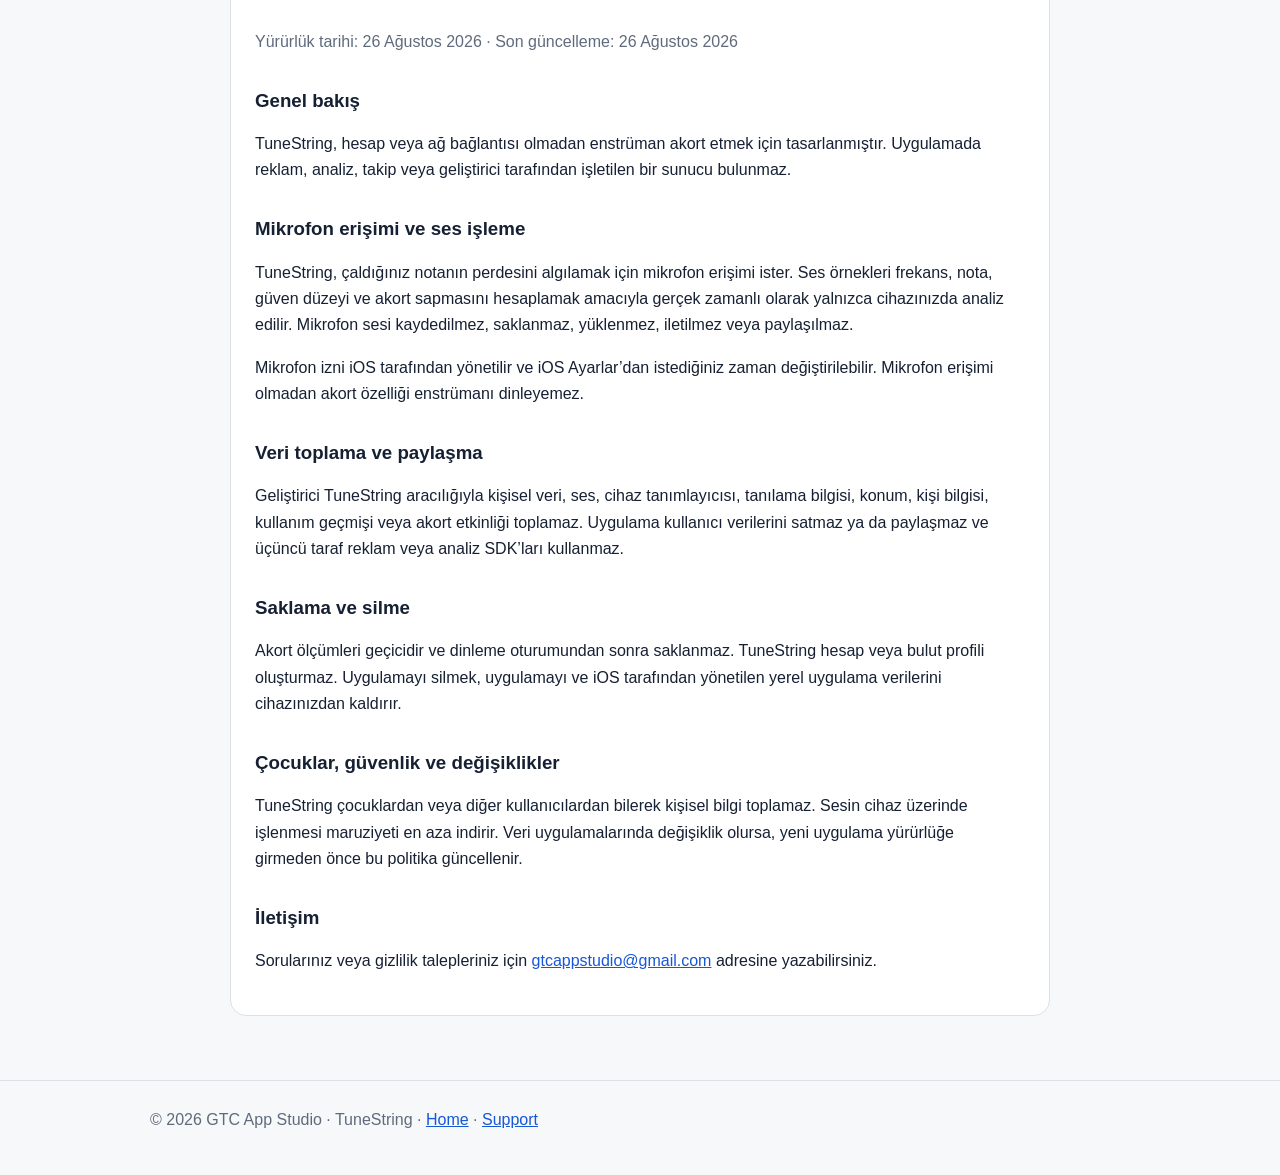
<file: tunestring/privacy/index.html>
<!doctype html>
<html lang="en">
<head>
  <meta charset="utf-8">
  <meta name="viewport" content="width=device-width, initial-scale=1">
  <meta name="description" content="Privacy Policy for the TuneString iPhone app.">
  <title>Privacy Policy · TuneString</title>
  <link rel="stylesheet" href="../../styles.css">
</head>
<body>
  <header class="wrap"><nav><a class="brand" href="../"><span class="mark" aria-hidden="true">♪</span>TuneString</a><div class="links"><a href="../">App</a><a href="../support/">Support</a></div></nav></header>
  <main class="wrap">
    <article class="document">
      <p class="eyebrow">Legal</p>
      <h1>Privacy Policy</h1>
      <p class="meta">Effective August 26, 2026 · Last updated August 26, 2026</p>
      <p class="language-jump">Türkçe sürüm için <a href="#turkce">aşağı kaydırın</a>.</p>

      <h2>Overview</h2>
      <p>TuneString is designed to tune instruments without an account or a network connection. The app does not contain advertising, analytics, tracking, or a developer-operated backend.</p>

      <h2>Microphone access and audio processing</h2>
      <p>TuneString requests microphone access so it can detect the pitch of a note you play. Audio samples are analyzed in real time on your device to calculate frequency, note, confidence, and tuning offset. TuneString does not record, save, upload, transmit, or share microphone audio.</p>
      <p>Microphone permission is controlled by iOS. You can change it at any time in iOS Settings. Without microphone access, the tuner cannot listen to an instrument.</p>

      <h2>Data collection and sharing</h2>
      <p>The developer does not collect personal data, audio, device identifiers, diagnostics, location, contacts, usage history, or tuning activity through TuneString. The app does not sell or share user data and does not use third-party advertising or analytics SDKs.</p>

      <h2>Storage and deletion</h2>
      <p>Tuning measurements are temporary and are not retained after the listening session. TuneString does not create an account or cloud profile. Deleting the app removes the app and any local system-managed app data from your device.</p>

      <h2>Children</h2>
      <p>TuneString does not knowingly collect personal information from children or any other users.</p>

      <h2>Security and changes</h2>
      <p>Keeping audio processing on the device minimizes exposure. If TuneString’s data practices change, this policy will be updated before the new practice takes effect and the revision date will be posted here.</p>

      <h2>Contact</h2>
      <p>Questions or privacy requests: <a href="mailto:gtcappstudio@gmail.com?subject=TuneString%20Privacy">gtcappstudio@gmail.com</a>.</p>

      <hr>
      <section id="turkce" lang="tr">
        <p class="eyebrow">Türkçe</p>
        <h2>Gizlilik Politikası</h2>
        <p class="meta">Yürürlük tarihi: 26 Ağustos 2026 · Son güncelleme: 26 Ağustos 2026</p>

        <h3>Genel bakış</h3>
        <p>TuneString, hesap veya ağ bağlantısı olmadan enstrüman akort etmek için tasarlanmıştır. Uygulamada reklam, analiz, takip veya geliştirici tarafından işletilen bir sunucu bulunmaz.</p>

        <h3>Mikrofon erişimi ve ses işleme</h3>
        <p>TuneString, çaldığınız notanın perdesini algılamak için mikrofon erişimi ister. Ses örnekleri frekans, nota, güven düzeyi ve akort sapmasını hesaplamak amacıyla gerçek zamanlı olarak yalnızca cihazınızda analiz edilir. Mikrofon sesi kaydedilmez, saklanmaz, yüklenmez, iletilmez veya paylaşılmaz.</p>
        <p>Mikrofon izni iOS tarafından yönetilir ve iOS Ayarlar’dan istediğiniz zaman değiştirilebilir. Mikrofon erişimi olmadan akort özelliği enstrümanı dinleyemez.</p>

        <h3>Veri toplama ve paylaşma</h3>
        <p>Geliştirici TuneString aracılığıyla kişisel veri, ses, cihaz tanımlayıcısı, tanılama bilgisi, konum, kişi bilgisi, kullanım geçmişi veya akort etkinliği toplamaz. Uygulama kullanıcı verilerini satmaz ya da paylaşmaz ve üçüncü taraf reklam veya analiz SDK’ları kullanmaz.</p>

        <h3>Saklama ve silme</h3>
        <p>Akort ölçümleri geçicidir ve dinleme oturumundan sonra saklanmaz. TuneString hesap veya bulut profili oluşturmaz. Uygulamayı silmek, uygulamayı ve iOS tarafından yönetilen yerel uygulama verilerini cihazınızdan kaldırır.</p>

        <h3>Çocuklar, güvenlik ve değişiklikler</h3>
        <p>TuneString çocuklardan veya diğer kullanıcılardan bilerek kişisel bilgi toplamaz. Sesin cihaz üzerinde işlenmesi maruziyeti en aza indirir. Veri uygulamalarında değişiklik olursa, yeni uygulama yürürlüğe girmeden önce bu politika güncellenir.</p>

        <h3>İletişim</h3>
        <p>Sorularınız veya gizlilik talepleriniz için <a href="mailto:gtcappstudio@gmail.com?subject=TuneString%20Gizlilik">gtcappstudio@gmail.com</a> adresine yazabilirsiniz.</p>
      </section>
    </article>
  </main>
  <footer><div class="wrap">© 2026 GTC App Studio · TuneString · <a href="../">Home</a> · <a href="../support/">Support</a></div></footer>
</body>
</html>
</file>
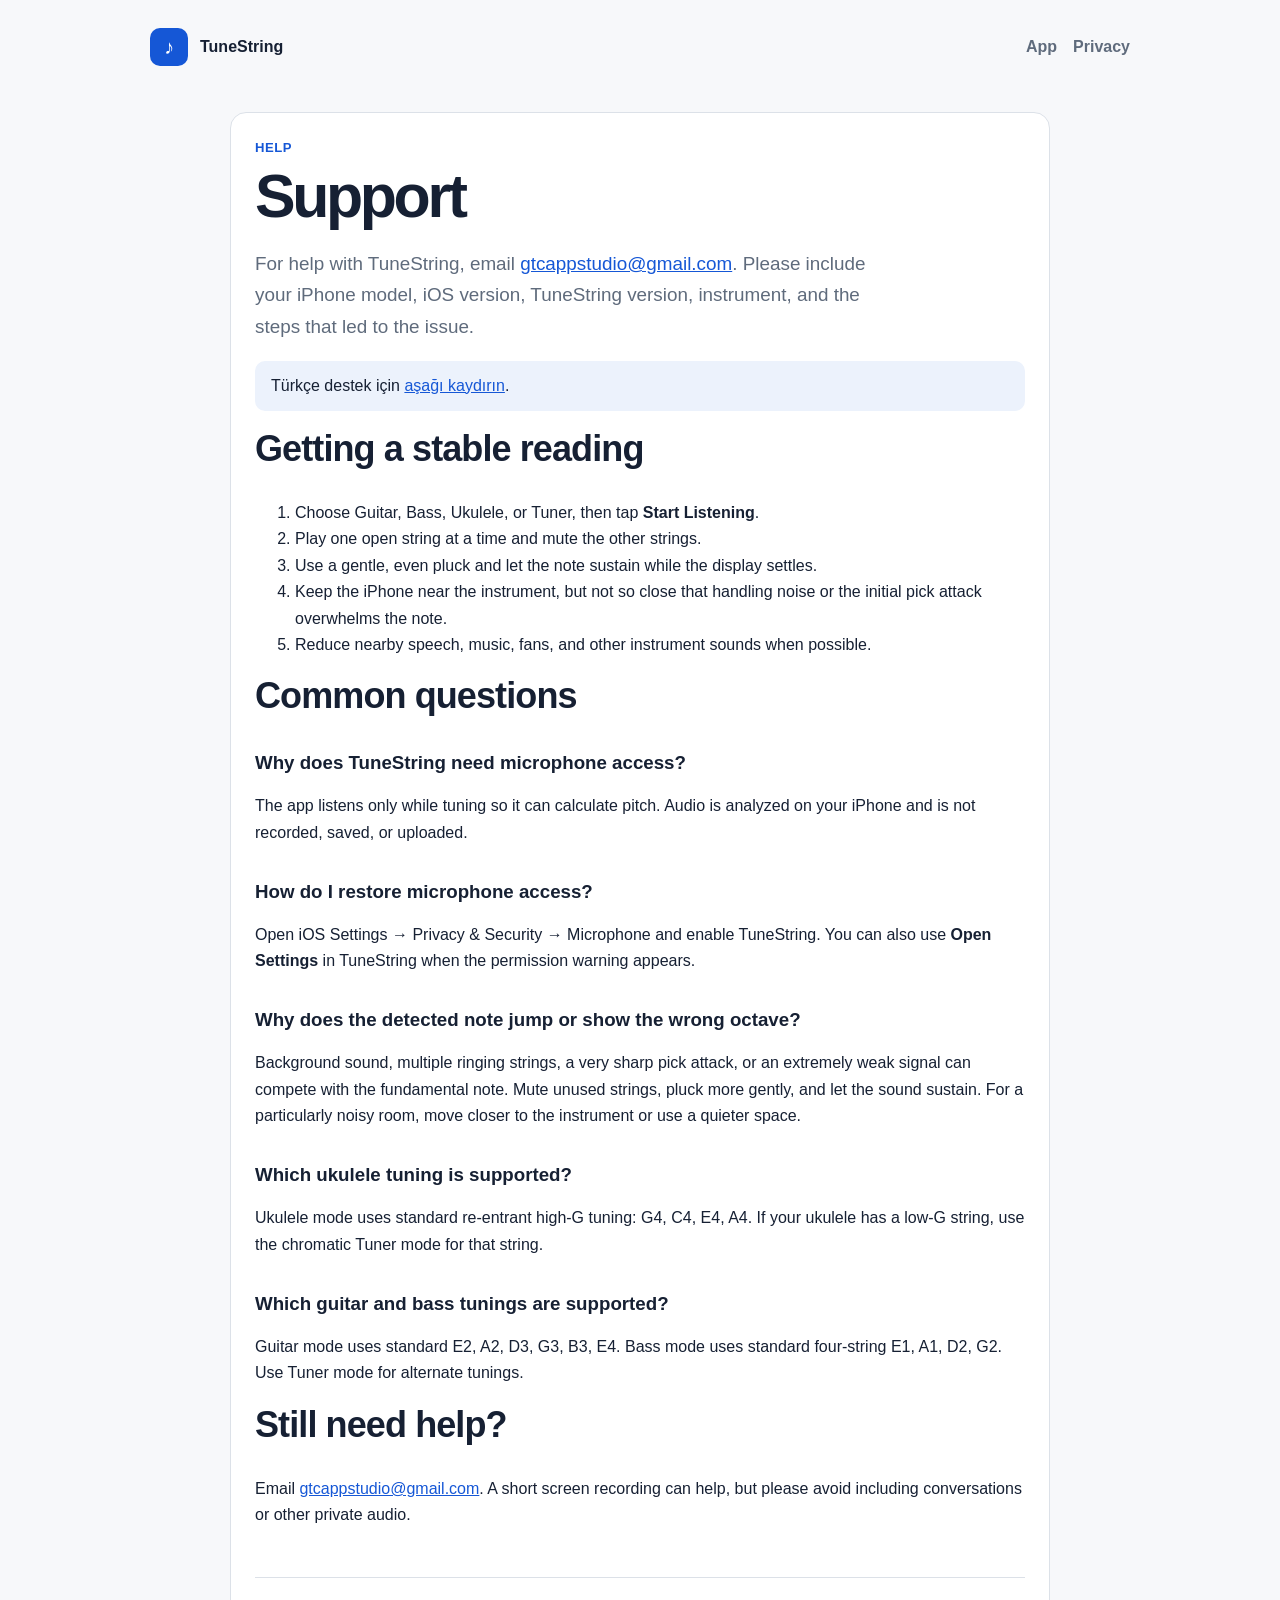
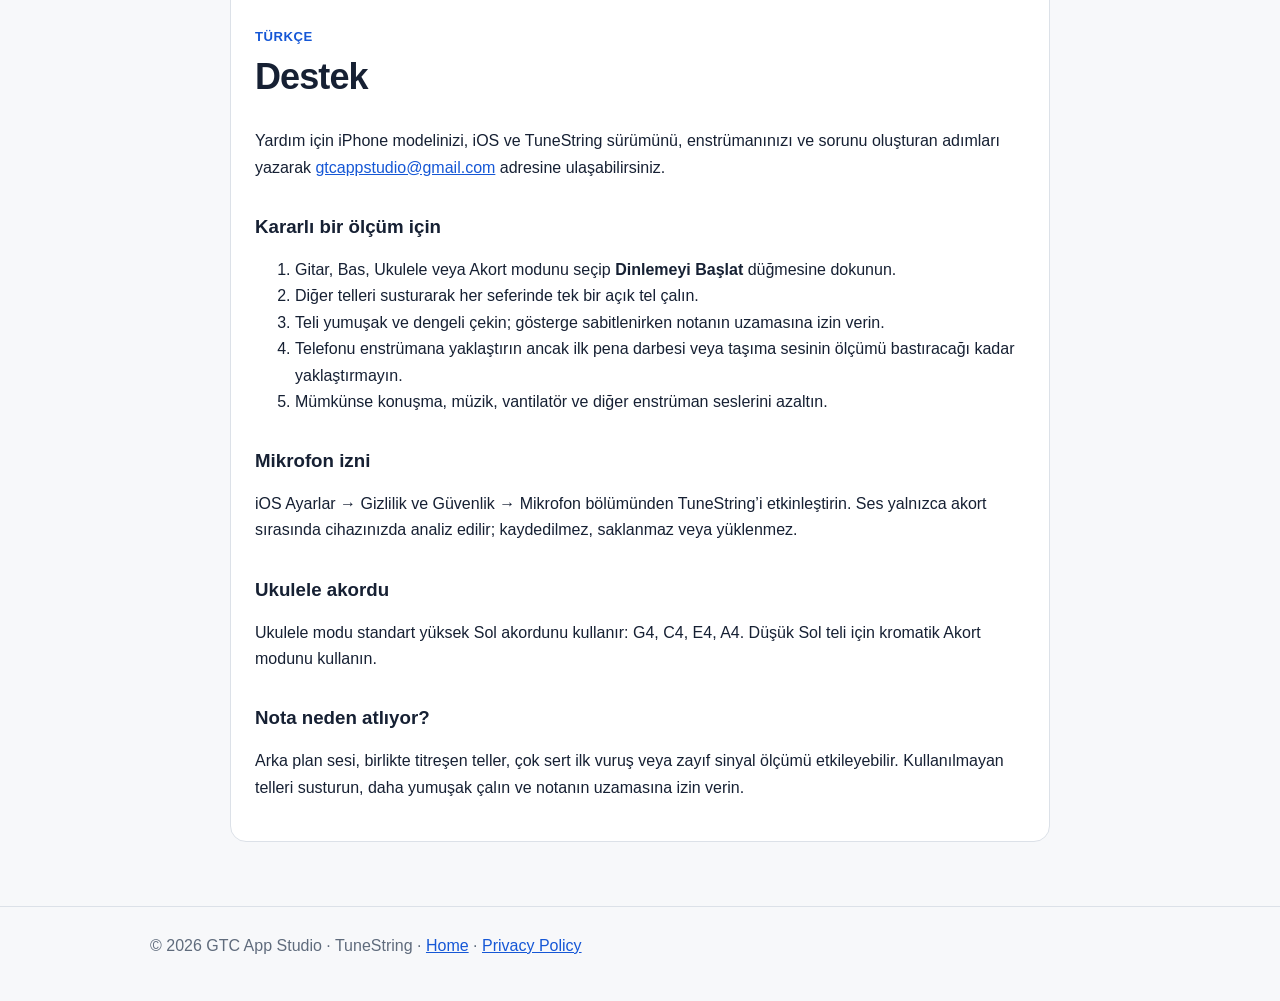
<file: tunestring/support/index.html>
<!doctype html>
<html lang="en">
<head>
  <meta charset="utf-8">
  <meta name="viewport" content="width=device-width, initial-scale=1">
  <meta name="description" content="Support, microphone troubleshooting, and tuning tips for TuneString.">
  <title>Support · TuneString</title>
  <link rel="stylesheet" href="../../styles.css">
</head>
<body>
  <header class="wrap"><nav><a class="brand" href="../"><span class="mark" aria-hidden="true">♪</span>TuneString</a><div class="links"><a href="../">App</a><a href="../privacy/">Privacy</a></div></nav></header>
  <main class="wrap">
    <article class="document">
      <p class="eyebrow">Help</p>
      <h1>Support</h1>
      <p class="lead">For help with TuneString, email <a href="mailto:gtcappstudio@gmail.com?subject=TuneString%20Support">gtcappstudio@gmail.com</a>. Please include your iPhone model, iOS version, TuneString version, instrument, and the steps that led to the issue.</p>
      <p class="language-jump">Türkçe destek için <a href="#turkce">aşağı kaydırın</a>.</p>

      <h2>Getting a stable reading</h2>
      <ol>
        <li>Choose Guitar, Bass, Ukulele, or Tuner, then tap <strong>Start Listening</strong>.</li>
        <li>Play one open string at a time and mute the other strings.</li>
        <li>Use a gentle, even pluck and let the note sustain while the display settles.</li>
        <li>Keep the iPhone near the instrument, but not so close that handling noise or the initial pick attack overwhelms the note.</li>
        <li>Reduce nearby speech, music, fans, and other instrument sounds when possible.</li>
      </ol>

      <h2>Common questions</h2>
      <h3>Why does TuneString need microphone access?</h3>
      <p>The app listens only while tuning so it can calculate pitch. Audio is analyzed on your iPhone and is not recorded, saved, or uploaded.</p>

      <h3>How do I restore microphone access?</h3>
      <p>Open iOS Settings → Privacy &amp; Security → Microphone and enable TuneString. You can also use <strong>Open Settings</strong> in TuneString when the permission warning appears.</p>

      <h3>Why does the detected note jump or show the wrong octave?</h3>
      <p>Background sound, multiple ringing strings, a very sharp pick attack, or an extremely weak signal can compete with the fundamental note. Mute unused strings, pluck more gently, and let the sound sustain. For a particularly noisy room, move closer to the instrument or use a quieter space.</p>

      <h3>Which ukulele tuning is supported?</h3>
      <p>Ukulele mode uses standard re-entrant high-G tuning: G4, C4, E4, A4. If your ukulele has a low-G string, use the chromatic Tuner mode for that string.</p>

      <h3>Which guitar and bass tunings are supported?</h3>
      <p>Guitar mode uses standard E2, A2, D3, G3, B3, E4. Bass mode uses standard four-string E1, A1, D2, G2. Use Tuner mode for alternate tunings.</p>

      <h2>Still need help?</h2>
      <p>Email <a href="mailto:gtcappstudio@gmail.com?subject=TuneString%20Support">gtcappstudio@gmail.com</a>. A short screen recording can help, but please avoid including conversations or other private audio.</p>

      <hr>
      <section id="turkce" lang="tr">
        <p class="eyebrow">Türkçe</p>
        <h2>Destek</h2>
        <p>Yardım için iPhone modelinizi, iOS ve TuneString sürümünü, enstrümanınızı ve sorunu oluşturan adımları yazarak <a href="mailto:gtcappstudio@gmail.com?subject=TuneString%20Destek">gtcappstudio@gmail.com</a> adresine ulaşabilirsiniz.</p>

        <h3>Kararlı bir ölçüm için</h3>
        <ol>
          <li>Gitar, Bas, Ukulele veya Akort modunu seçip <strong>Dinlemeyi Başlat</strong> düğmesine dokunun.</li>
          <li>Diğer telleri susturarak her seferinde tek bir açık tel çalın.</li>
          <li>Teli yumuşak ve dengeli çekin; gösterge sabitlenirken notanın uzamasına izin verin.</li>
          <li>Telefonu enstrümana yaklaştırın ancak ilk pena darbesi veya taşıma sesinin ölçümü bastıracağı kadar yaklaştırmayın.</li>
          <li>Mümkünse konuşma, müzik, vantilatör ve diğer enstrüman seslerini azaltın.</li>
        </ol>

        <h3>Mikrofon izni</h3>
        <p>iOS Ayarlar → Gizlilik ve Güvenlik → Mikrofon bölümünden TuneString’i etkinleştirin. Ses yalnızca akort sırasında cihazınızda analiz edilir; kaydedilmez, saklanmaz veya yüklenmez.</p>

        <h3>Ukulele akordu</h3>
        <p>Ukulele modu standart yüksek Sol akordunu kullanır: G4, C4, E4, A4. Düşük Sol teli için kromatik Akort modunu kullanın.</p>

        <h3>Nota neden atlıyor?</h3>
        <p>Arka plan sesi, birlikte titreşen teller, çok sert ilk vuruş veya zayıf sinyal ölçümü etkileyebilir. Kullanılmayan telleri susturun, daha yumuşak çalın ve notanın uzamasına izin verin.</p>
      </section>
    </article>
  </main>
  <footer><div class="wrap">© 2026 GTC App Studio · TuneString · <a href="../">Home</a> · <a href="../privacy/">Privacy Policy</a></div></footer>
</body>
</html>
</file>
<file: styles.css>
:root {
  color-scheme: light dark;
  --bg: #f7f8fa;
  --surface: #ffffff;
  --text: #162033;
  --muted: #5f6b7c;
  --brand: #1557d6;
  --accent: #f28b2d;
  --line: #dce1e8;
  font-family: -apple-system, BlinkMacSystemFont, "Segoe UI", sans-serif;
}

* { box-sizing: border-box; }
html { scroll-behavior: smooth; }
body { margin: 0; background: var(--bg); color: var(--text); line-height: 1.65; }
a { color: var(--brand); }
.wrap { width: min(980px, calc(100% - 32px)); margin: 0 auto; }
header { padding: 28px 0 12px; }
nav { display: flex; align-items: center; justify-content: space-between; gap: 20px; }
.brand { display: inline-flex; align-items: center; gap: 12px; color: var(--text); text-decoration: none; font-weight: 800; }
.mark { width: 38px; height: 38px; display: grid; place-items: center; border-radius: 10px; color: white; background: var(--brand); font-size: 20px; }
.links { display: flex; flex-wrap: wrap; gap: 16px; }
.links a { color: var(--muted); text-decoration: none; font-weight: 650; }
.hero { padding: 64px 0 48px; display: grid; grid-template-columns: 1.4fr .8fr; align-items: center; gap: 48px; }
.eyebrow { margin: 0 0 8px; color: var(--brand); font-weight: 750; letter-spacing: .04em; text-transform: uppercase; font-size: .82rem; }
h1 { font-size: clamp(2.5rem, 7vw, 5rem); line-height: .98; letter-spacing: -.055em; margin: 0 0 22px; }
h2 { font-size: clamp(1.65rem, 4vw, 2.25rem); line-height: 1.2; letter-spacing: -.025em; margin-top: 0; }
h3 { line-height: 1.25; margin-top: 1.8em; }
.lead { color: var(--muted); font-size: 1.18rem; max-width: 640px; }
.button { display: inline-block; margin-top: 16px; padding: 12px 18px; background: var(--brand); color: white; border-radius: 10px; text-decoration: none; font-weight: 750; }
.timer-card { background: var(--surface); border: 1px solid var(--line); border-radius: 24px; padding: 30px; text-align: center; box-shadow: 0 18px 45px rgba(18, 43, 80, .10); }
.timer-card strong { display: block; color: var(--brand); font-size: 5rem; line-height: 1; font-variant-numeric: tabular-nums; }
.timer-card span { color: var(--muted); }
.tuner-card { display: grid; place-items: center; }
.tuner-card img { display: block; width: min(100%, 240px); aspect-ratio: 1; border-radius: 24%; box-shadow: 0 18px 45px rgba(18, 43, 80, .18); }
.grid { display: grid; grid-template-columns: repeat(3, 1fr); gap: 18px; padding: 22px 0 64px; }
.studio-grid { display: grid; grid-template-columns: repeat(2, minmax(0, 1fr)); gap: 18px; padding: 22px 0 64px; }
.card, .app-card, .document { background: var(--surface); border: 1px solid var(--line); border-radius: 16px; padding: 24px; }
.card p, .app-card p { color: var(--muted); margin-bottom: 0; }
.app-card { display: grid; grid-template-columns: 76px 1fr; align-items: start; gap: 20px; }
.app-card h2 { margin-bottom: 6px; }
.app-icon, .placeholder-icon { width: 76px; height: 76px; border-radius: 18px; }
.app-icon { display: block; }
.placeholder-icon { display: grid; place-items: center; color: white; background: var(--brand); font-size: 2rem; }
.document { margin: 34px auto 64px; max-width: 820px; }
.document h1 { font-size: clamp(2.1rem, 6vw, 3.8rem); }
.meta, .note { color: var(--muted); }
.note { border-left: 4px solid var(--accent); padding-left: 16px; }
.language-jump { padding: 12px 16px; background: color-mix(in srgb, var(--brand) 8%, var(--surface)); border-radius: 10px; }
.pill-list { display: flex; flex-wrap: wrap; gap: 8px; padding: 0; list-style: none; }
.pill-list li { padding: 6px 11px; border: 1px solid var(--line); border-radius: 999px; color: var(--muted); font-size: .92rem; }
hr { border: 0; border-top: 1px solid var(--line); margin: 48px 0; }
footer { padding: 26px 0 42px; color: var(--muted); border-top: 1px solid var(--line); }

@media (prefers-color-scheme: dark) {
  :root { --bg: #0c111b; --surface: #141c28; --text: #f1f5fb; --muted: #aeb8c6; --brand: #74a4ff; --line: #2a3442; }
  .mark, .button, .placeholder-icon { background: #2867df; }
}

@media (max-width: 720px) {
  .hero { grid-template-columns: 1fr; padding-top: 42px; }
  .timer-card { max-width: 320px; }
  .grid, .studio-grid { grid-template-columns: 1fr; }
  nav { align-items: flex-start; }
  .links { justify-content: flex-end; }
}

@media (max-width: 440px) {
  .app-card { grid-template-columns: 60px 1fr; gap: 14px; }
  .app-icon, .placeholder-icon { width: 60px; height: 60px; border-radius: 14px; }
}
</file>
<file: musepair/musepair.css>
@import url("../styles.css");
:root { color-scheme: light; --bg:#FBF8F3; --surface:#fffdfa; --text:#24131E; --muted:#6c5663; --brand:#4C1534; --accent:#CF7580; --line:#e6d9df; font-family:"Avenir Next",Avenir,-apple-system,BlinkMacSystemFont,"Segoe UI",sans-serif; }
h1,h2 { font-family:Didot,"Bodoni 72",Georgia,serif; font-weight:400; letter-spacing:-.025em; }
nav .app-icon { width:42px; height:42px; border-radius:10px; }
.intro { padding:58px 0 32px; max-width:760px; }
.intro h1 { font-size:clamp(3rem,7vw,5rem); line-height:1.07; }
.intro .lead { max-width:650px; }
.screenshots { display:grid; grid-template-columns:repeat(3,minmax(0,1fr)); gap:24px; padding:20px 0 48px; }
figure { margin:0; min-width:0; }
figure img { display:block; width:100%; height:auto; border:1px solid var(--line); border-radius:22px; box-shadow:0 12px 30px #4c153414; }
figcaption { margin-top:16px; font-size:1rem; }
figcaption strong { display:block; font-size:1.12rem; }
.beta-note { padding:24px 0 52px; max-width:760px; }
.eyebrow { font-size:.875rem; }
a:focus-visible { outline:3px solid var(--accent); outline-offset:5px; }
@media(max-width:720px) { .screenshots { grid-template-columns:repeat(2,minmax(0,1fr)); gap:18px; } .screenshots figure:last-child { grid-column:1/-1; width:calc(50% - 9px); margin:auto; } }
@media(max-width:440px) { .screenshots { grid-template-columns:1fr; } .screenshots figure,.screenshots figure:last-child { width:min(100%,320px); margin:auto; grid-column:auto; } .links { gap:12px; } }
@media(prefers-reduced-motion:reduce) { html { scroll-behavior:auto; } }
</file>
